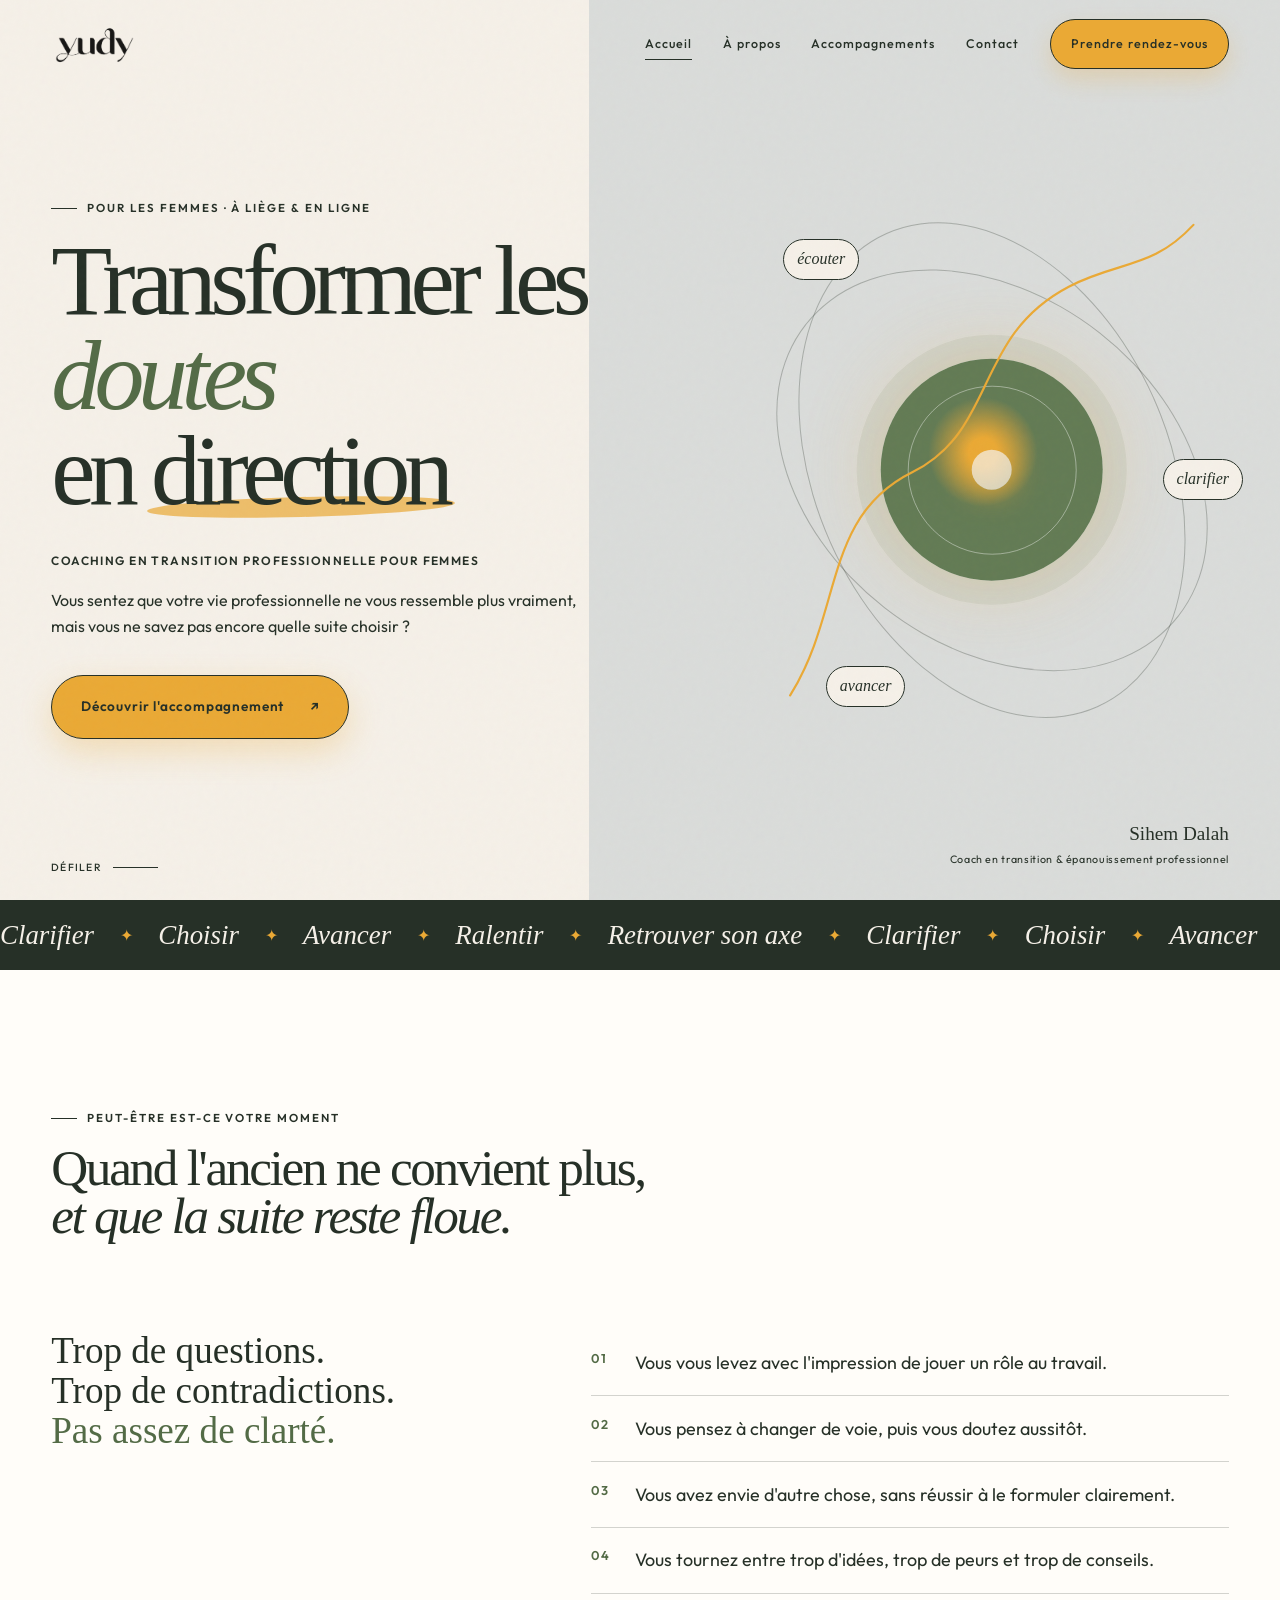
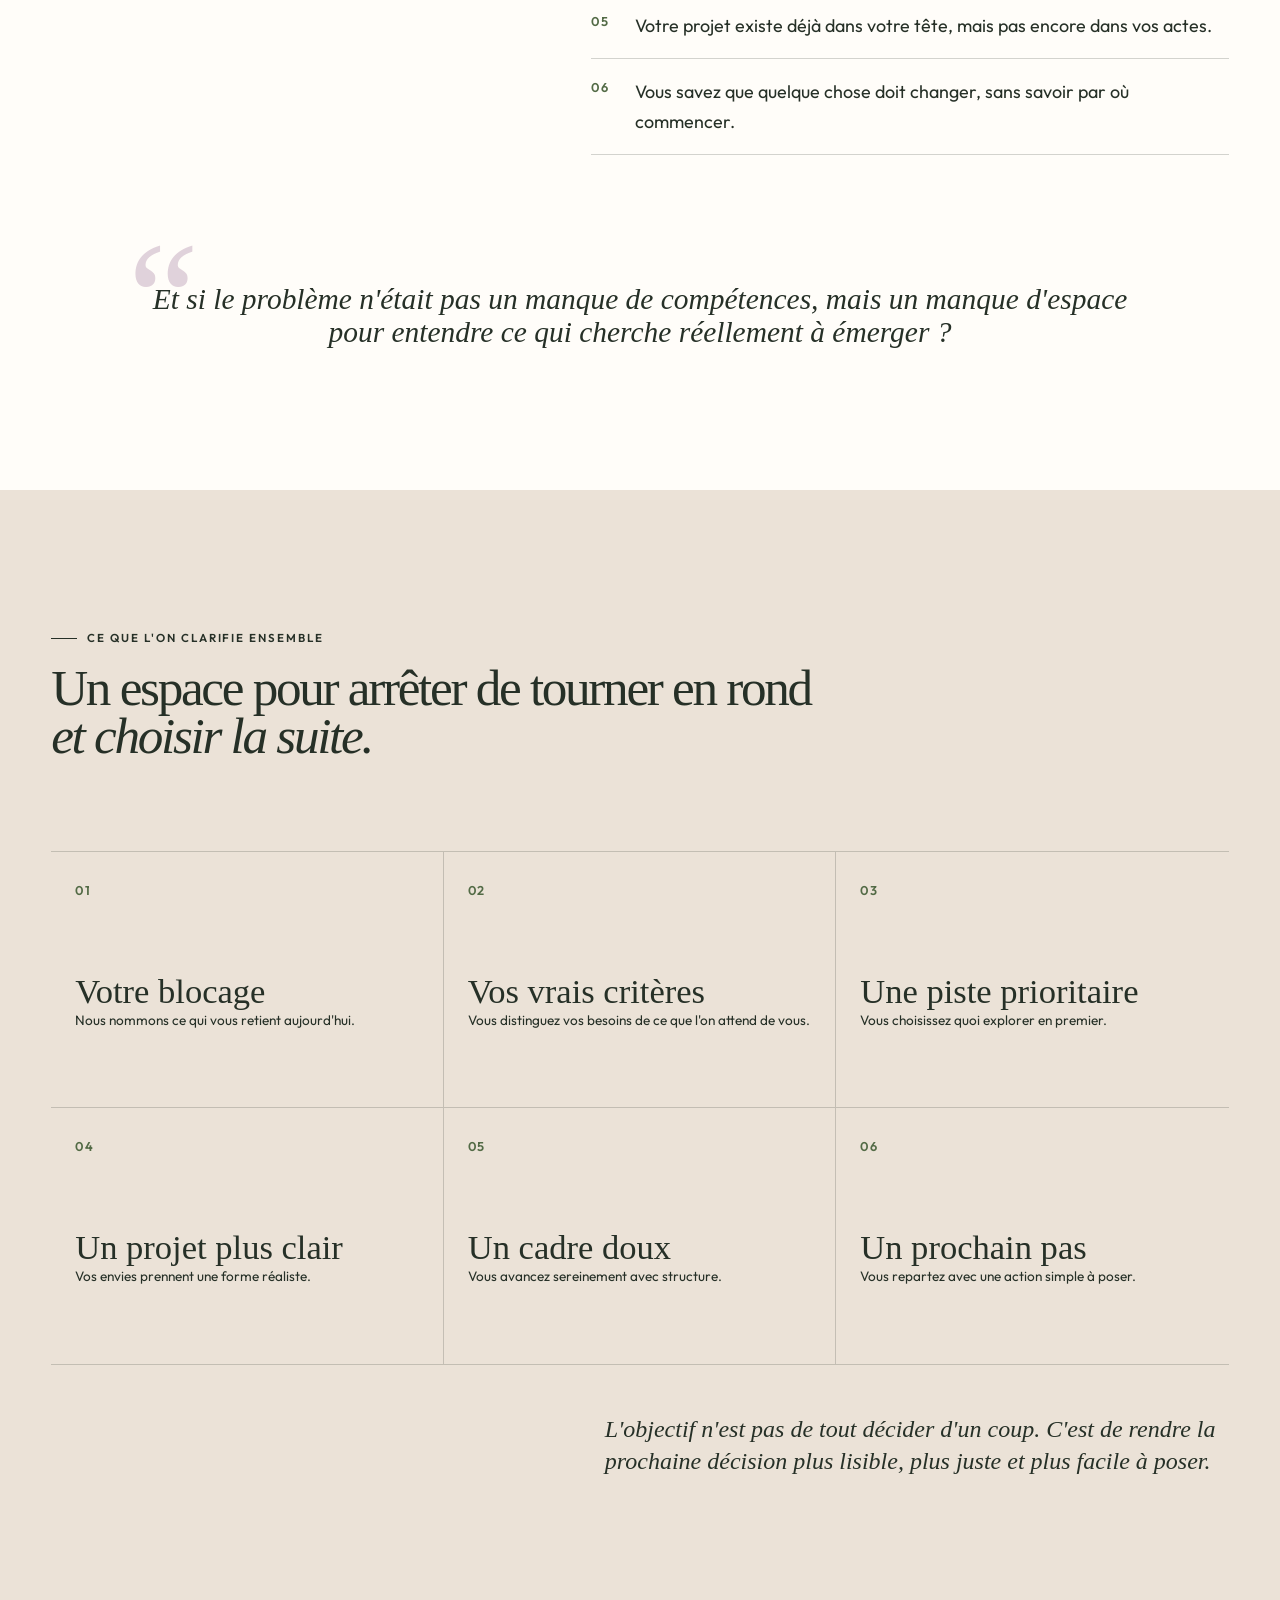
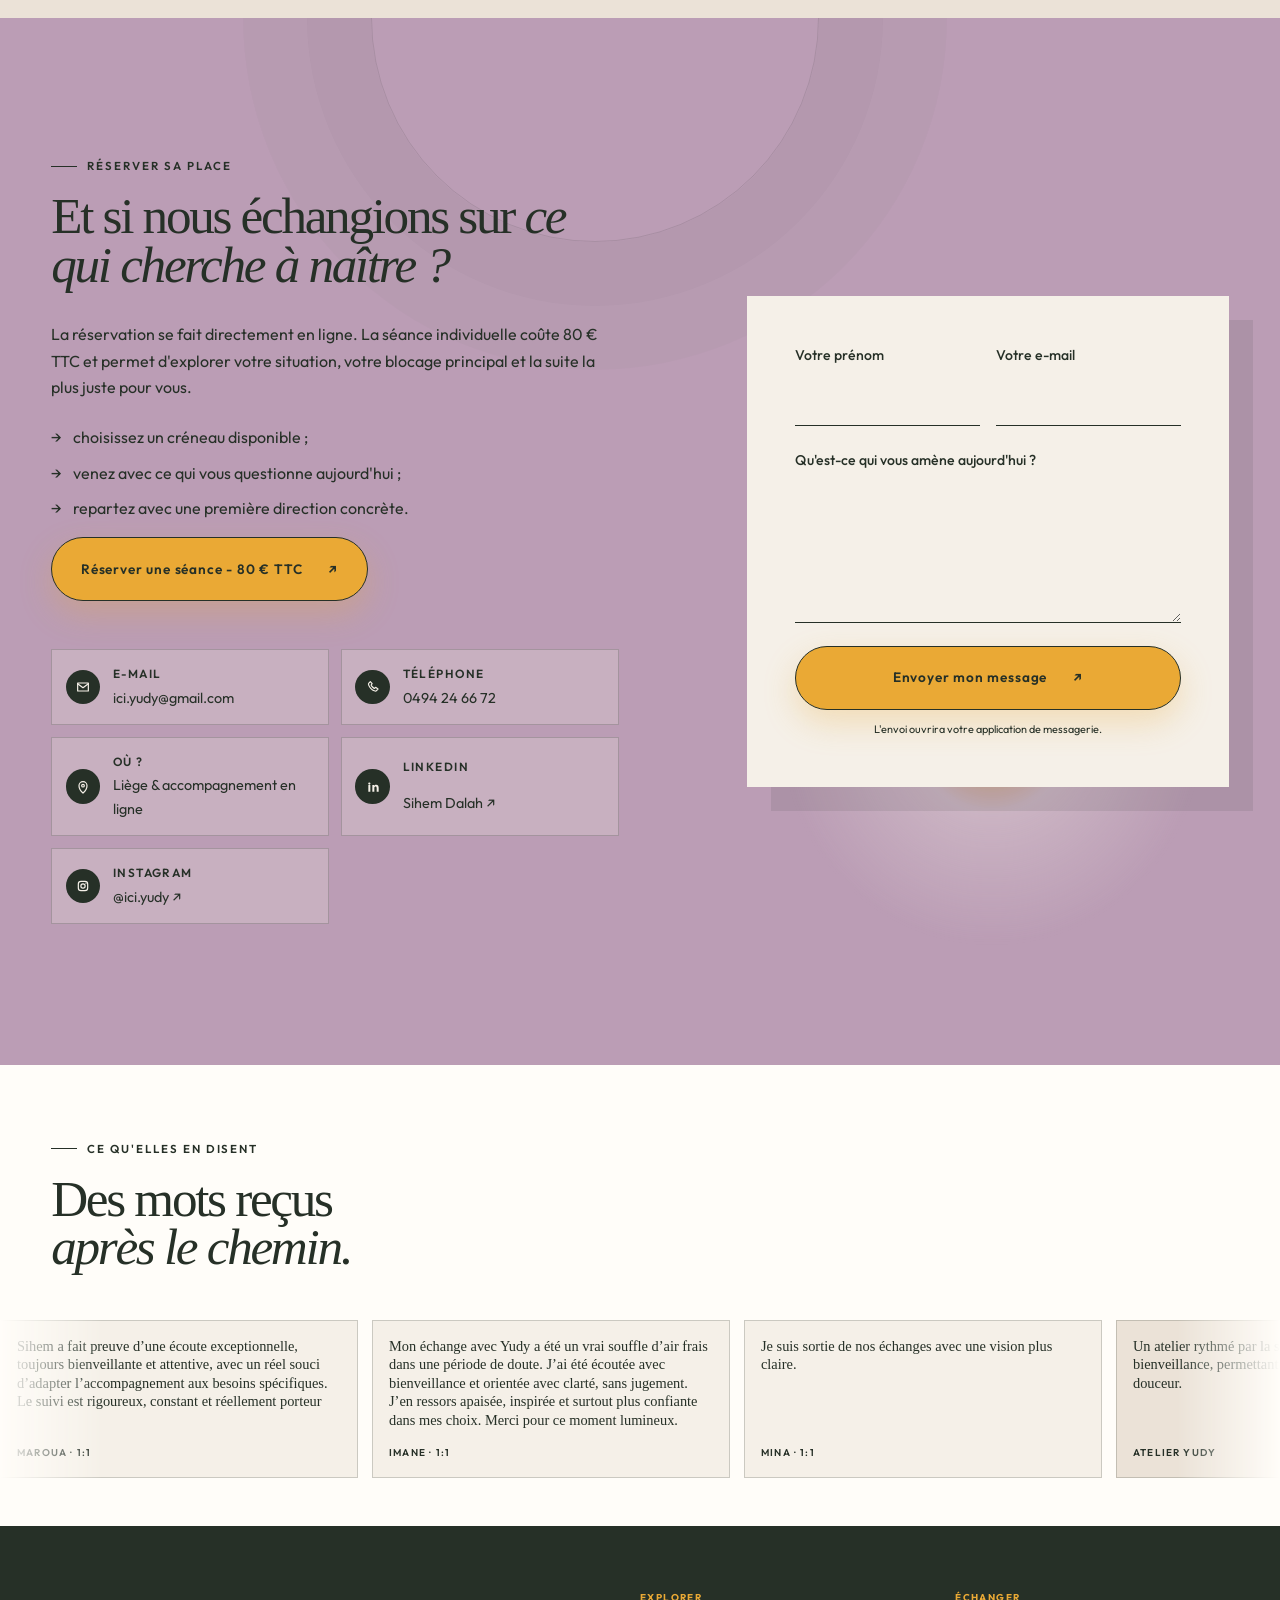
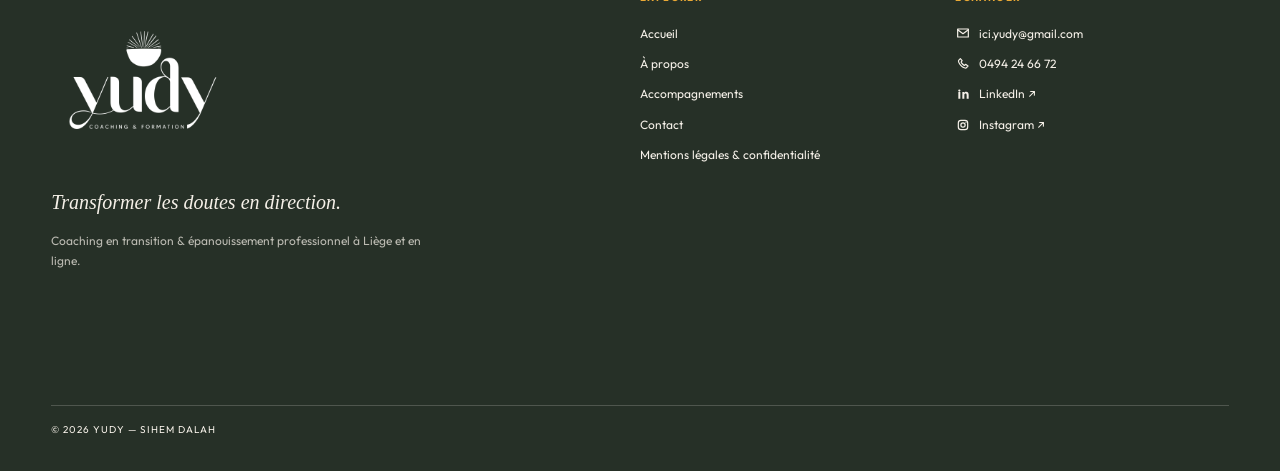
<file: index.html>
<!doctype html>
<html lang="fr">
  <head>
    <meta charset="UTF-8">
    <meta name="viewport" content="width=device-width, initial-scale=1.0">
    <title>YUDY | Coaching en transition professionnelle à Liège</title>
    <meta name="description" content="Coach en transition professionnelle à Liège, Sihem Dalah accompagne les femmes dans leur reconversion, leur recherche de sens et leur création d'activité.">
    <meta name="theme-color" content="#f5f0e8">
    <link rel="canonical" href="https://rchretien.github.io/yudy/">
    <meta property="og:title" content="YUDY | Transformer les doutes en direction">
    <meta property="og:description" content="Coaching en transition et épanouissement professionnel à Liège et en ligne.">
    <meta property="og:type" content="website">
    <meta property="og:url" content="https://rchretien.github.io/yudy/">
    <meta property="og:locale" content="fr_BE">
    <meta property="og:image" content="https://rchretien.github.io/yudy/assets/yudy_soleil.jpg">
    <meta name="twitter:card" content="summary_large_image">
    <meta name="twitter:title" content="YUDY | Coaching en transition professionnelle à Liège">
    <meta name="twitter:description" content="Une première séance avec Sihem Dalah pour clarifier votre direction professionnelle.">
    <meta name="twitter:image" content="https://rchretien.github.io/yudy/assets/yudy_soleil.jpg">
    <link rel="icon" href="assets/yudy-logo-OKsoleilnoir.png" type="image/png">
    <link rel="preconnect" href="https://fonts.googleapis.com">
    <link rel="preconnect" href="https://fonts.gstatic.com" crossorigin>
    <link href="https://fonts.googleapis.com/css2?family=Outfit:wght@300;400;500;600&amp;display=swap" rel="stylesheet">
    <link rel="stylesheet" href="styles.css">
    <script>document.documentElement.classList.add("js");</script>
    <script type="application/ld+json">
      {
        "@context": "https://schema.org",
        "@type": "ProfessionalService",
        "name": "YUDY",
        "url": "https://rchretien.github.io/yudy/",
        "description": "Coaching en transition et épanouissement professionnel",
        "founder": {
          "@type": "Person",
          "name": "Sihem Dalah",
          "jobTitle": "Coach en transition et épanouissement professionnel"
        },
        "address": {
          "@type": "PostalAddress",
          "addressLocality": "Liège",
          "addressCountry": "BE"
        },
        "areaServed": { "@type": "City", "name": "Liège" },
        "serviceType": [
          "Transition professionnelle",
          "Reconversion professionnelle",
          "Création d'activité",
          "Épanouissement professionnel"
        ],
        "email": "ici.yudy@gmail.com",
        "telephone": "+32494246672",
        "makesOffer": {
          "@type": "Offer",
          "name": "Séance de coaching individuel",
          "price": "80",
          "priceCurrency": "EUR",
          "availability": "https://schema.org/InStock",
          "url": "https://calendly.com/ici-yudy/coaching-individuel-formule-brillance"
        },
        "sameAs": [
          "https://www.linkedin.com/in/sihem-dalah-%F0%9F%A7%AD-66666b48/",
          "https://www.instagram.com/ici.yudy/"
        ]
      }
    </script>
  </head>
  <body>
    <svg class="icon-sprite" aria-hidden="true">
      <symbol id="icon-mail" viewBox="0 0 24 24">
        <path d="M4 6h16v12H4z" fill="none" stroke="currentColor" stroke-width="1.8" stroke-linejoin="round"></path>
        <path d="m4 7 8 6 8-6" fill="none" stroke="currentColor" stroke-width="1.8" stroke-linecap="round" stroke-linejoin="round"></path>
      </symbol>
      <symbol id="icon-phone" viewBox="0 0 24 24">
        <path d="M8 4 5.5 6.5c-.8.8.2 4.6 3.5 7.9s7.1 4.3 7.9 3.5L19.5 15l-3.6-2.5-1.6 1.6c-1.2-.5-2.1-1.2-3-2.1s-1.6-1.9-2.1-3L10.7 7z" fill="none" stroke="currentColor" stroke-width="1.8" stroke-linecap="round" stroke-linejoin="round"></path>
      </symbol>
      <symbol id="icon-linkedin" viewBox="0 0 24 24">
        <path d="M5 9h3v10H5zM6.5 5.2a1.7 1.7 0 1 1 0 3.4 1.7 1.7 0 0 1 0-3.4ZM11 9h2.8v1.4c.5-.9 1.5-1.7 3.1-1.7 2.2 0 3.6 1.5 3.6 4.4V19h-3v-5.3c0-1.4-.5-2.3-1.7-2.3-1.1 0-1.8.8-1.8 2.3V19h-3z" fill="currentColor"></path>
      </symbol>
      <symbol id="icon-instagram" viewBox="0 0 24 24">
        <rect x="5" y="5" width="14" height="14" rx="4" fill="none" stroke="currentColor" stroke-width="1.8"></rect>
        <circle cx="12" cy="12" r="3.2" fill="none" stroke="currentColor" stroke-width="1.8"></circle>
        <circle cx="16.4" cy="7.8" r=".9" fill="currentColor"></circle>
      </symbol>
      <symbol id="icon-pin" viewBox="0 0 24 24">
        <path d="M12 21s6-5.4 6-11a6 6 0 0 0-12 0c0 5.6 6 11 6 11Z" fill="none" stroke="currentColor" stroke-width="1.8" stroke-linejoin="round"></path>
        <circle cx="12" cy="10" r="2" fill="none" stroke="currentColor" stroke-width="1.8"></circle>
      </symbol>
    </svg>

    <a class="skip-link" href="#contenu">Aller au contenu</a>

    <header class="site-header" data-header>
      <a class="brand" href="index.html" aria-label="YUDY, accueil">
        <img src="assets/yudu_no_logo.png" alt="" width="1792" height="1024">
      </a>
      <button class="menu-toggle" type="button" aria-expanded="false" aria-controls="navigation">
        <span>Menu</span>
        <span class="menu-icon" aria-hidden="true"></span>
      </button>
      <nav id="navigation" class="main-nav" aria-label="Navigation principale">
        <a class="is-active" href="index.html">Accueil</a>
        <a href="a-propos.html">À propos</a>
        <a href="accompagnements.html">Accompagnements</a>
        <a href="#contact">Contact</a>
        <a class="nav-cta" href="https://calendly.com/ici-yudy/coaching-individuel-formule-brillance" target="_blank" rel="noreferrer">Prendre rendez-vous</a>
        <div class="nav-social" aria-label="Liens directs">
          <a href="mailto:ici.yudy@gmail.com"><svg aria-hidden="true"><use href="#icon-mail"></use></svg>E-mail</a>
          <a href="https://www.instagram.com/ici.yudy/" target="_blank" rel="noreferrer"><svg aria-hidden="true"><use href="#icon-instagram"></use></svg>Instagram</a>
          <a href="https://www.linkedin.com/in/sihem-dalah-%F0%9F%A7%AD-66666b48/" target="_blank" rel="noreferrer"><svg aria-hidden="true"><use href="#icon-linkedin"></use></svg>LinkedIn</a>
        </div>
      </nav>
    </header>

    <a class="button button-primary mobile-booking-cta" href="accompagnements.html">Découvrir l'accompagnement <span aria-hidden="true">↗</span></a>

    <main id="contenu">
      <section id="accueil" class="hero" aria-labelledby="hero-title">
        <div class="hero-copy">
          <p class="eyebrow hero-sequence">Pour les femmes · À Liège &amp; en ligne</p>
          <h1 id="hero-title" class="hero-sequence">
            Transformer les <em>doutes</em><br>
            en <span>direction</span>
          </h1>
          <p class="hero-baseline hero-sequence">Coaching en transition professionnelle pour femmes</p>
          <p class="hero-intro hero-sequence">
            Vous sentez que votre vie professionnelle ne vous ressemble plus vraiment,
            mais vous ne savez pas encore quelle suite choisir ?
          </p>
          <div class="hero-actions hero-sequence">
            <a class="button button-primary" href="accompagnements.html">Découvrir l'accompagnement <span aria-hidden="true">↗</span></a>
          </div>
        </div>

        <div class="hero-visual hero-sequence" data-parallax aria-hidden="true">
          <div class="orbit orbit-one"></div>
          <div class="orbit orbit-two"></div>
          <div class="glow-core"></div>
          <span class="orbit-word word-one">écouter</span>
          <span class="orbit-word word-two">clarifier</span>
          <span class="orbit-word word-three">avancer</span>
          <svg class="hero-line" viewBox="0 0 420 520" fill="none">
            <path d="M24 468C73 390 54 303 137 262C215 223 193 137 281 91C327 67 358 75 396 34" pathLength="1"></path>
          </svg>
        </div>

        <p class="hero-note">Sihem Dalah<br><span>Coach en transition &amp; épanouissement professionnel</span></p>
        <a class="scroll-cue" href="#reconnaissance" aria-label="Continuer la lecture">
          <span>Défiler</span><i aria-hidden="true"></i>
        </a>
      </section>

      <div class="statement-band" aria-hidden="true">
        <div class="statement-track">
          <div class="statement-group">
            <span>Clarifier</span><i>✦</i><span>Choisir</span><i>✦</i><span>Avancer</span><i>✦</i><span>Ralentir</span><i>✦</i><span>Retrouver son axe</span><i>✦</i><span>Clarifier</span><i>✦</i><span>Choisir</span><i>✦</i><span>Avancer</span><i>✦</i><span>Ralentir</span><i>✦</i><span>Retrouver son axe</span><i>✦</i>
          </div>
          <div class="statement-group">
            <span>Clarifier</span><i>✦</i><span>Choisir</span><i>✦</i><span>Avancer</span><i>✦</i><span>Ralentir</span><i>✦</i><span>Retrouver son axe</span><i>✦</i><span>Clarifier</span><i>✦</i><span>Choisir</span><i>✦</i><span>Avancer</span><i>✦</i><span>Ralentir</span><i>✦</i><span>Retrouver son axe</span><i>✦</i>
          </div>
        </div>
      </div>

      <section id="reconnaissance" class="recognition section-pad">
        <div class="section-heading reveal">
          <p class="eyebrow">Peut-être est-ce votre moment</p>
          <h2>Quand l'ancien ne convient plus,<br><em>et que la suite reste floue.</em></h2>
        </div>
        <div class="recognition-grid">
          <p class="recognition-lead reveal">
            Trop de questions.<br>
            Trop de contradictions.<br>
            <strong>Pas assez de clarté.</strong>
          </p>
          <ul class="situation-list reveal">
            <li><span>01</span> Vous vous levez avec l'impression de jouer un rôle au travail.</li>
            <li><span>02</span> Vous pensez à changer de voie, puis vous doutez aussitôt.</li>
            <li><span>03</span> Vous avez envie d'autre chose, sans réussir à le formuler clairement.</li>
            <li><span>04</span> Vous tournez entre trop d'idées, trop de peurs et trop de conseils.</li>
            <li><span>05</span> Votre projet existe déjà dans votre tête, mais pas encore dans vos actes.</li>
            <li><span>06</span> Vous savez que quelque chose doit changer, sans savoir par où commencer.</li>
          </ul>
        </div>
        <blockquote class="turning-point reveal">
          <span aria-hidden="true">“</span>
          Et si le problème n'était pas un manque de compétences, mais un manque
          d'espace pour entendre ce qui cherche réellement à émerger ?
        </blockquote>
      </section>

      <section class="outcomes section-pad" aria-labelledby="outcomes-title">
        <div class="section-heading reveal">
          <p class="eyebrow">Ce que l'on clarifie ensemble</p>
          <h2 id="outcomes-title">Un espace pour arrêter de tourner en rond<br> <em>et choisir la suite.</em></h2>
        </div>
        <ol class="outcome-list">
          <li class="reveal"><span>01</span><strong>Votre blocage</strong><p>Nous nommons ce qui vous retient aujourd'hui.</p></li>
          <li class="reveal"><span>02</span><strong>Vos vrais critères</strong><p>Vous distinguez vos besoins de ce que l'on attend de vous.</p></li>
          <li class="reveal"><span>03</span><strong>Une piste prioritaire</strong><p>Vous choisissez quoi explorer en premier.</p></li>
          <li class="reveal"><span>04</span><strong>Un projet plus clair</strong><p>Vos envies prennent une forme réaliste.</p></li>
          <li class="reveal"><span>05</span><strong>Un cadre doux</strong><p>Vous avancez sereinement avec structure.</p></li>
          <li class="reveal"><span>06</span><strong>Un prochain pas</strong><p>Vous repartez avec une action simple à poser.</p></li>
        </ol>
        <p class="outcomes-note reveal">
          L'objectif n'est pas de tout décider d'un coup. C'est de rendre la prochaine
          décision plus lisible, plus juste et plus facile à poser.
        </p>
      </section>

      <section id="contact" class="contact section-pad">
        <div class="contact-copy reveal">
          <p class="eyebrow">Réserver sa place</p>
          <h2>Et si nous échangions sur <em>ce qui cherche à naître&nbsp;?</em></h2>
          <p>
            La réservation se fait directement en ligne. La séance individuelle coûte 80 € TTC et permet
            d'explorer votre situation, votre blocage principal et la suite la plus juste pour vous.
          </p>
          <ul class="first-call-list">
            <li>choisissez un créneau disponible ;</li>
            <li>venez avec ce qui vous questionne aujourd'hui ;</li>
            <li>repartez avec une première direction concrète.</li>
          </ul>
          <a class="button button-primary contact-booking" href="https://calendly.com/ici-yudy/coaching-individuel-formule-brillance" target="_blank" rel="noreferrer">Réserver une séance - 80 € TTC <span aria-hidden="true">↗</span></a>
          <div class="contact-details">
            <a href="mailto:ici.yudy@gmail.com"><span class="contact-icon" aria-hidden="true"><svg><use href="#icon-mail"></use></svg></span><span class="contact-label">E-mail</span><span class="contact-value">ici.yudy@gmail.com</span></a>
            <a href="tel:+32494246672"><span class="contact-icon" aria-hidden="true"><svg><use href="#icon-phone"></use></svg></span><span class="contact-label">Téléphone</span><span class="contact-value">0494 24 66 72</span></a>
            <p><span class="contact-icon" aria-hidden="true"><svg><use href="#icon-pin"></use></svg></span><span class="contact-label">Où ?</span><span class="contact-value">Liège &amp; accompagnement en ligne</span></p>
            <a href="https://www.linkedin.com/in/sihem-dalah-%F0%9F%A7%AD-66666b48/" target="_blank" rel="noreferrer"><span class="contact-icon" aria-hidden="true"><svg><use href="#icon-linkedin"></use></svg></span><span class="contact-label">LinkedIn</span><span class="contact-value">Sihem Dalah ↗</span></a>
            <a href="https://www.instagram.com/ici.yudy/" target="_blank" rel="noreferrer"><span class="contact-icon" aria-hidden="true"><svg><use href="#icon-instagram"></use></svg></span><span class="contact-label">Instagram</span><span class="contact-value">@ici.yudy ↗</span></a>
          </div>
        </div>
        <form class="contact-form reveal" action="mailto:ici.yudy@gmail.com" method="post" enctype="text/plain">
          <div class="form-row">
            <label>Votre prénom<input type="text" name="prenom" autocomplete="given-name" required></label>
            <label>Votre e-mail<input type="email" name="email" autocomplete="email" required></label>
          </div>
          <label>Qu'est-ce qui vous amène aujourd'hui ?<textarea name="message" rows="5" required></textarea></label>
          <button class="button button-primary" type="submit">Envoyer mon message <span aria-hidden="true">↗</span></button>
          <p class="form-note">L'envoi ouvrira votre application de messagerie.</p>
        </form>
      </section>

      <section class="testimonials section-pad" aria-labelledby="testimonials-title">
        <div class="section-heading reveal">
          <p class="eyebrow">Ce qu'elles en disent</p>
          <h2 id="testimonials-title">Des mots reçus<br><em>après le chemin.</em></h2>
        </div>
        <div class="testimonial-carousel reveal" aria-label="Témoignages clients">
          <div class="testimonial-track">
            <figure class="testimonial-card">
              <blockquote>Sihem a fait preuve d’une écoute exceptionnelle, toujours bienveillante et attentive, avec un réel souci d’adapter l’accompagnement aux besoins spécifiques. Le suivi est rigoureux, constant et réellement porteur</blockquote>
              <figcaption>Maroua · 1:1</figcaption>
            </figure>
            <figure class="testimonial-card">
              <blockquote>Mon échange avec Yudy a été un vrai souffle d’air frais dans une période de doute. J’ai été écoutée avec bienveillance et orientée avec clarté, sans jugement. J’en ressors apaisée, inspirée et surtout plus confiante dans mes choix. Merci pour ce moment lumineux.</blockquote>
              <figcaption>Imane · 1:1</figcaption>
            </figure>
            <figure class="testimonial-card">
              <blockquote>Je suis sortie de nos échanges avec une vision plus claire.</blockquote>
              <figcaption>Mina · 1:1</figcaption>
            </figure>
            <figure class="testimonial-card testimonial-workshop">
              <blockquote>Un atelier rythmé par la sororité, le partage et la bienveillance, permettant à chacune de se révéler en douceur.</blockquote>
              <figcaption>Atelier YUDY</figcaption>
            </figure>
            <figure class="testimonial-card">
              <blockquote>Très bonne expérience avec sihem, elle est à l'écoute, conseils constructifs, personnalisés, clairs et précis. Ton approche est globale : sur le plan personnel, professionnel et spirituel. Merci pour tout !</blockquote>
              <figcaption>Saida · 1:1</figcaption>
            </figure>
            <figure class="testimonial-card" aria-hidden="true">
              <blockquote>Sihem a fait preuve d’une écoute exceptionnelle, toujours bienveillante et attentive, avec un réel souci d’adapter l’accompagnement aux besoins spécifiques. Le suivi est rigoureux, constant et réellement porteur</blockquote>
              <figcaption>Maroua · 1:1</figcaption>
            </figure>
            <figure class="testimonial-card" aria-hidden="true">
              <blockquote>Mon échange avec Yudy a été un vrai souffle d’air frais dans une période de doute. J’ai été écoutée avec bienveillance et orientée avec clarté, sans jugement. J’en ressors apaisée, inspirée et surtout plus confiante dans mes choix. Merci pour ce moment lumineux.</blockquote>
              <figcaption>Imane · 1:1</figcaption>
            </figure>
            <figure class="testimonial-card" aria-hidden="true">
              <blockquote>Je suis sortie de nos échanges avec une vision plus claire.</blockquote>
              <figcaption>Mina · 1:1</figcaption>
            </figure>
            <figure class="testimonial-card testimonial-workshop" aria-hidden="true">
              <blockquote>Un atelier rythmé par la sororité, le partage et la bienveillance, permettant à chacune de se révéler en douceur.</blockquote>
              <figcaption>Atelier YUDY</figcaption>
            </figure>
            <figure class="testimonial-card" aria-hidden="true">
              <blockquote>Très bonne expérience avec sihem, elle est à l'écoute, conseils constructifs, personnalisés, clairs et précis. Ton approche est globale : sur le plan personnel, professionnel et spirituel. Merci pour tout !</blockquote>
              <figcaption>Saida · 1:1</figcaption>
            </figure>
          </div>
        </div>
      </section>
    </main>

    <footer class="site-footer">
      <div class="footer-brand">
        <img src="assets/yudy-logo-OKblanc.png" alt="YUDY, coaching et formation" width="4000" height="4000" loading="lazy" decoding="async">
        <p>Transformer les doutes en direction.</p>
        <span>Coaching en transition &amp; épanouissement professionnel à Liège et en ligne.</span>
      </div>
      <nav class="footer-links" aria-label="Navigation du pied de page">
        <strong>Explorer</strong>
        <a href="index.html">Accueil</a>
        <a href="a-propos.html">À propos</a>
        <a href="accompagnements.html">Accompagnements</a>
        <a href="#contact">Contact</a>
        <a href="legal.html">Mentions légales &amp; confidentialité</a>
      </nav>
      <div class="footer-contact">
        <strong>Échanger</strong>
        <a href="mailto:ici.yudy@gmail.com"><svg aria-hidden="true"><use href="#icon-mail"></use></svg>ici.yudy@gmail.com</a>
        <a href="tel:+32494246672"><svg aria-hidden="true"><use href="#icon-phone"></use></svg>0494 24 66 72</a>
        <a href="https://www.linkedin.com/in/sihem-dalah-%F0%9F%A7%AD-66666b48/" target="_blank" rel="noreferrer"><svg aria-hidden="true"><use href="#icon-linkedin"></use></svg>LinkedIn ↗</a>
        <a href="https://www.instagram.com/ici.yudy/" target="_blank" rel="noreferrer"><svg aria-hidden="true"><use href="#icon-instagram"></use></svg>Instagram ↗</a>
      </div>
      <p class="copyright">© <span data-year></span> YUDY — Sihem Dalah</p>
    </footer>

    <script src="script.js" defer></script>
  </body>
</html>
</file>
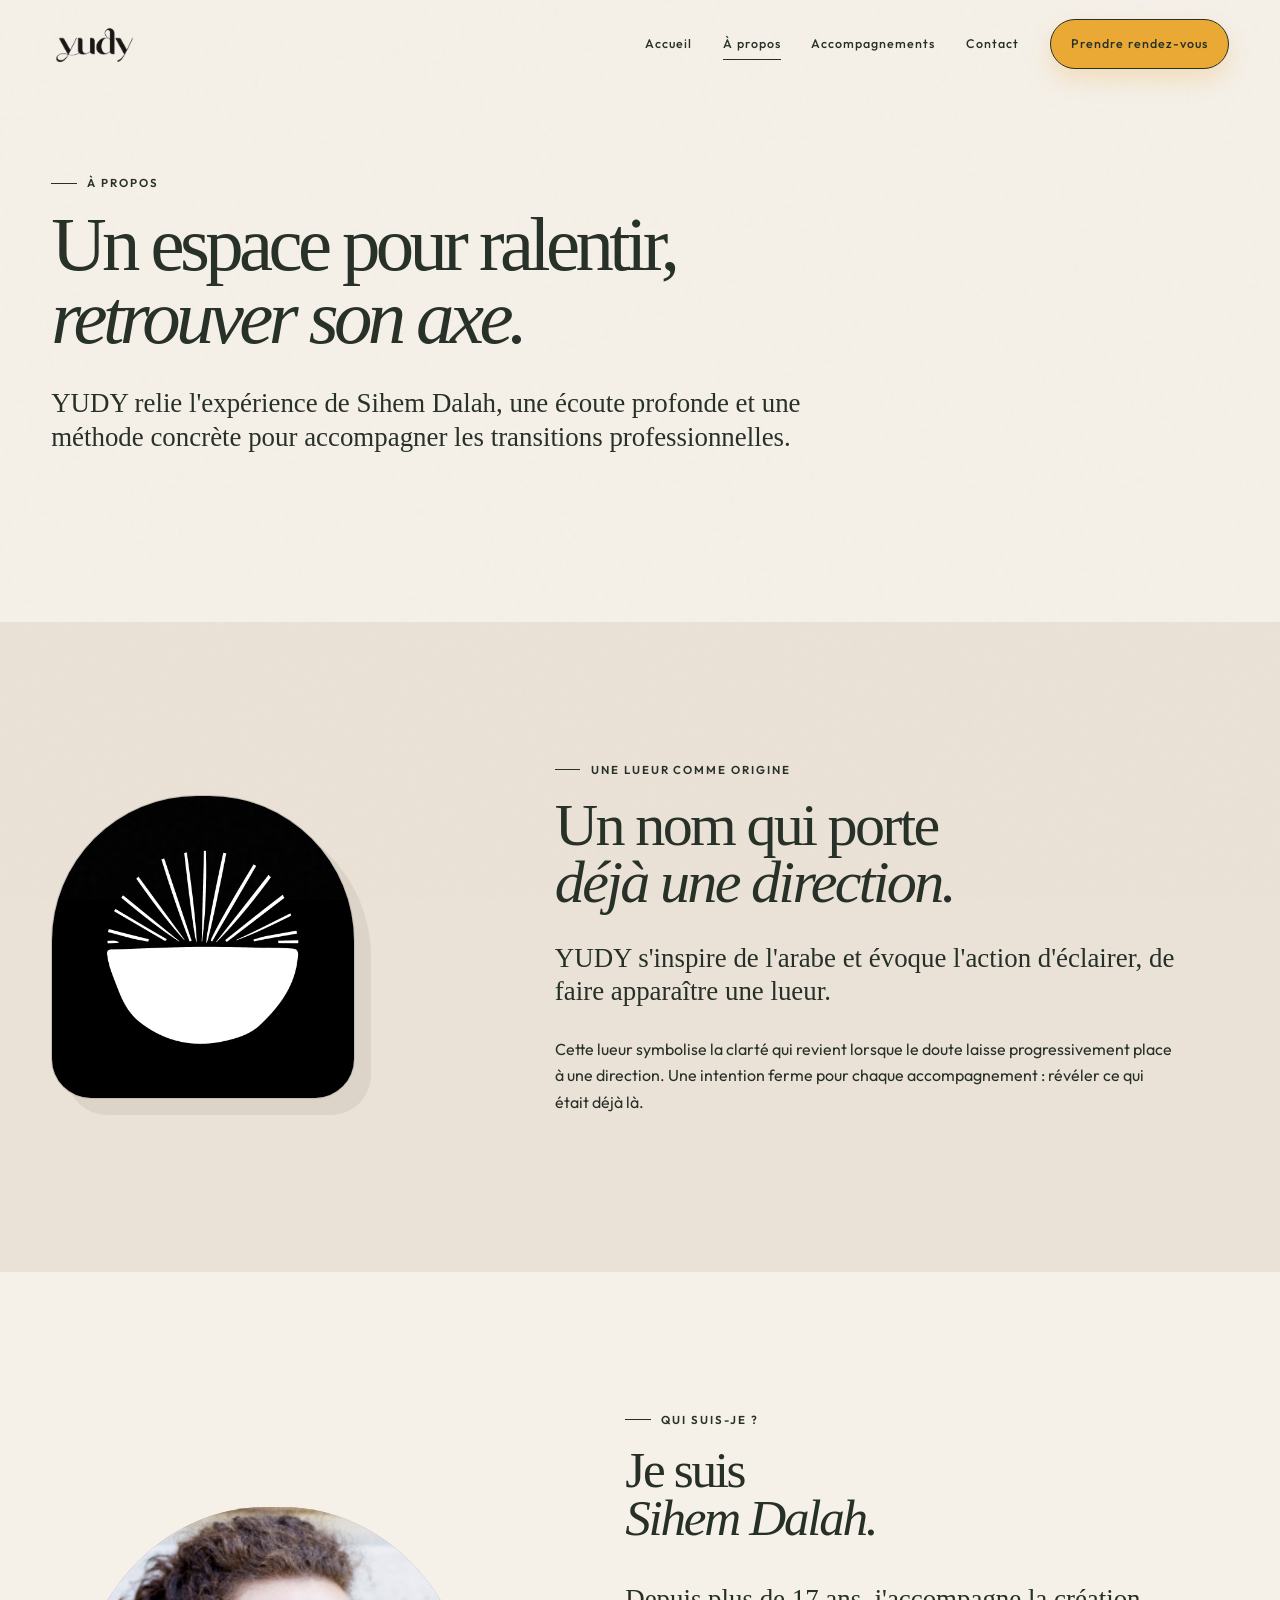
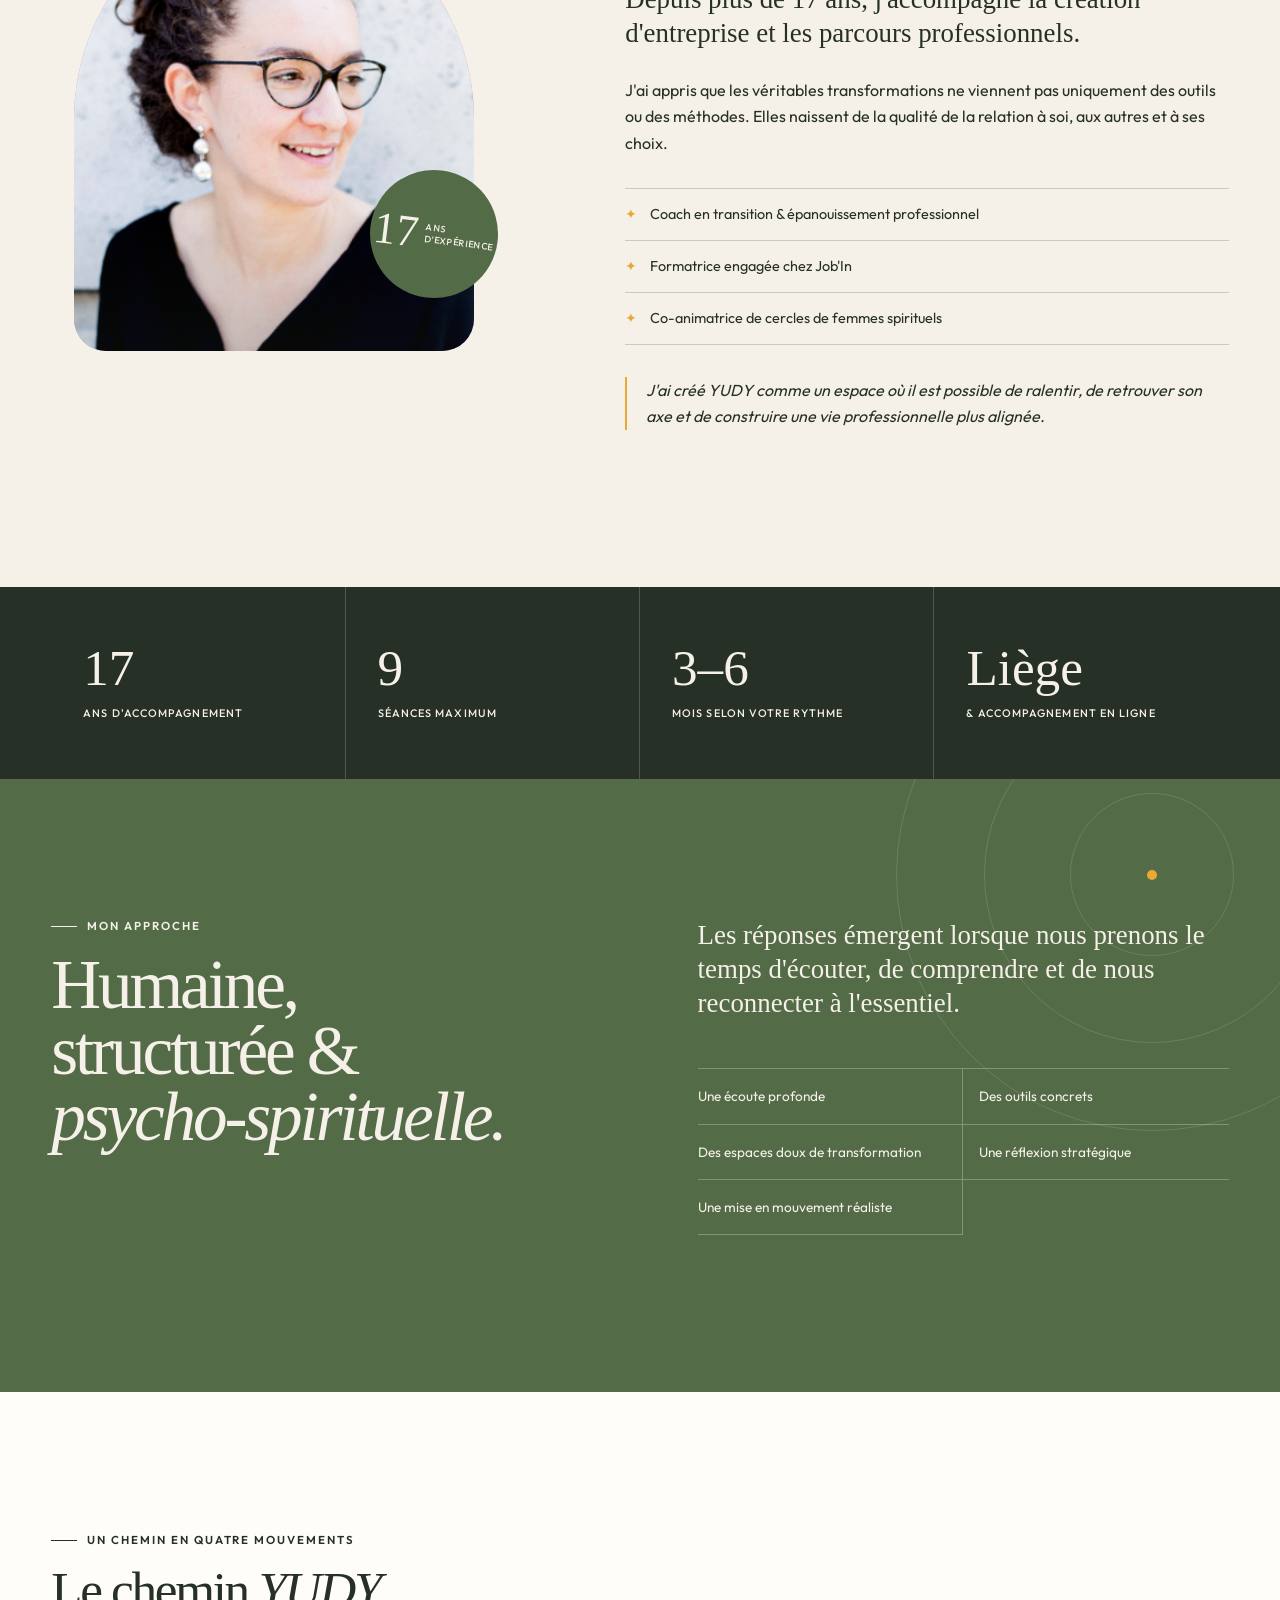
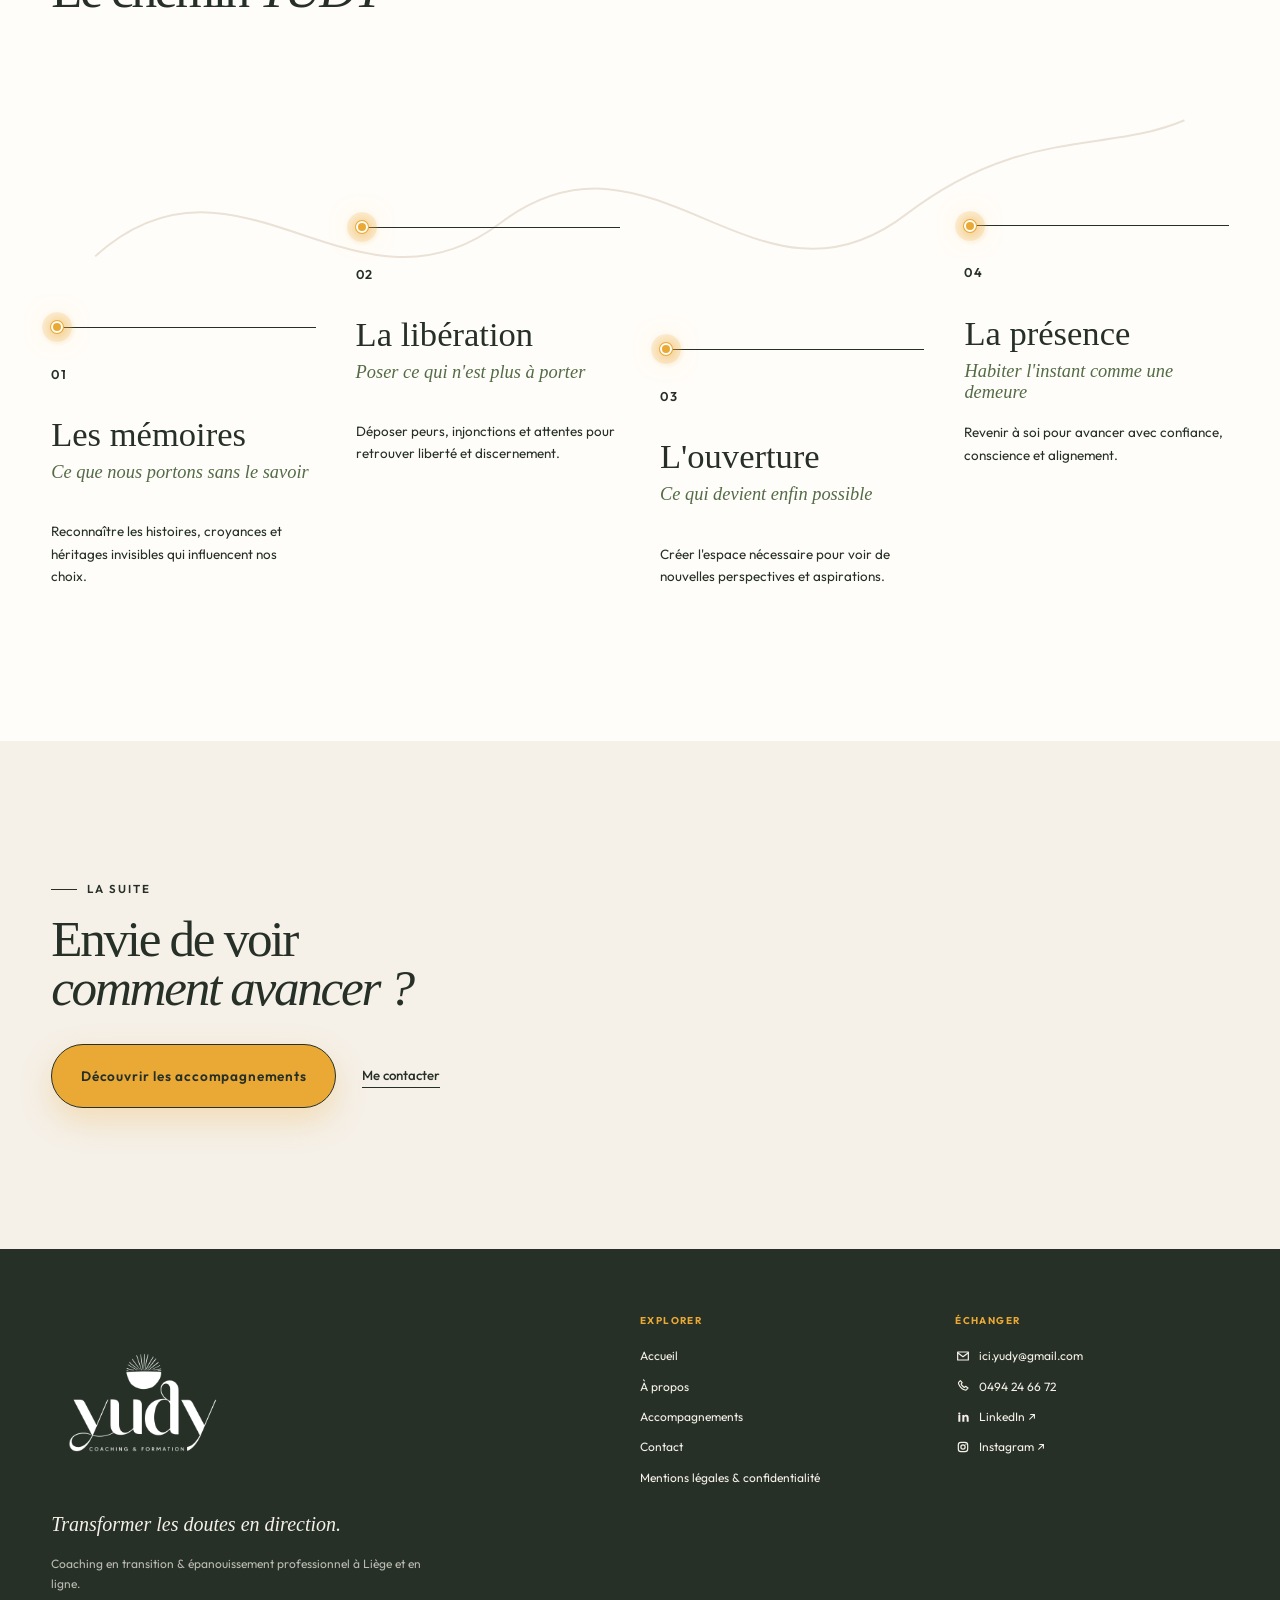
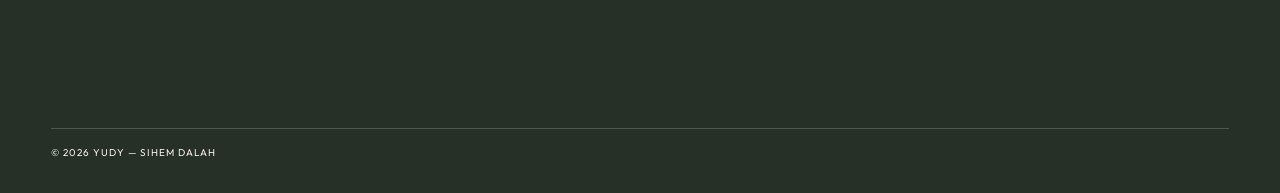
<file: a-propos.html>
<!doctype html>
<html lang="fr">

<head>
  <meta charset="UTF-8">
  <meta name="viewport" content="width=device-width, initial-scale=1.0">
  <title>À propos de Sihem Dalah | YUDY</title>
  <meta name="description"
    content="Découvrez Sihem Dalah, coach en transition professionnelle à Liège, l'origine de YUDY et son approche humaine, structurée et psycho-spirituelle.">
  <meta name="theme-color" content="#f5f0e8">
  <link rel="canonical" href="https://rchretien.github.io/yudy/a-propos.html">
  <meta property="og:title" content="À propos de Sihem Dalah | YUDY">
  <meta property="og:description"
    content="L'histoire de YUDY, l'approche de Sihem Dalah et le chemin d'accompagnement proposé à Liège et en ligne.">
  <meta property="og:type" content="website">
  <meta property="og:url" content="https://rchretien.github.io/yudy/a-propos.html">
  <meta property="og:locale" content="fr_BE">
  <meta property="og:image" content="https://rchretien.github.io/yudy/assets/yudy_soleil.jpg">
  <meta name="twitter:card" content="summary_large_image">
  <meta name="twitter:title" content="À propos de Sihem Dalah | YUDY">
  <meta name="twitter:description"
    content="Une approche de coaching pour ralentir, retrouver son axe et avancer avec clarté.">
  <meta name="twitter:image" content="https://rchretien.github.io/yudy/assets/yudy_soleil.jpg">
  <link rel="icon" href="assets/yudy-logo-OKsoleilnoir.png" type="image/png">
  <link rel="preconnect" href="https://fonts.googleapis.com">
  <link rel="preconnect" href="https://fonts.gstatic.com" crossorigin>
  <link href="https://fonts.googleapis.com/css2?family=Outfit:wght@300;400;500;600&amp;display=swap" rel="stylesheet">
  <link rel="stylesheet" href="styles.css">
  <script>document.documentElement.classList.add("js");</script>
</head>

<body>
  <svg class="icon-sprite" aria-hidden="true">
    <symbol id="icon-mail" viewBox="0 0 24 24">
      <path d="M4 6h16v12H4z" fill="none" stroke="currentColor" stroke-width="1.8" stroke-linejoin="round"></path>
      <path d="m4 7 8 6 8-6" fill="none" stroke="currentColor" stroke-width="1.8" stroke-linecap="round"
        stroke-linejoin="round"></path>
    </symbol>
    <symbol id="icon-phone" viewBox="0 0 24 24">
      <path
        d="M8 4 5.5 6.5c-.8.8.2 4.6 3.5 7.9s7.1 4.3 7.9 3.5L19.5 15l-3.6-2.5-1.6 1.6c-1.2-.5-2.1-1.2-3-2.1s-1.6-1.9-2.1-3L10.7 7z"
        fill="none" stroke="currentColor" stroke-width="1.8" stroke-linecap="round" stroke-linejoin="round"></path>
    </symbol>
    <symbol id="icon-linkedin" viewBox="0 0 24 24">
      <path
        d="M5 9h3v10H5zM6.5 5.2a1.7 1.7 0 1 1 0 3.4 1.7 1.7 0 0 1 0-3.4ZM11 9h2.8v1.4c.5-.9 1.5-1.7 3.1-1.7 2.2 0 3.6 1.5 3.6 4.4V19h-3v-5.3c0-1.4-.5-2.3-1.7-2.3-1.1 0-1.8.8-1.8 2.3V19h-3z"
        fill="currentColor"></path>
    </symbol>
    <symbol id="icon-instagram" viewBox="0 0 24 24">
      <rect x="5" y="5" width="14" height="14" rx="4" fill="none" stroke="currentColor" stroke-width="1.8"></rect>
      <circle cx="12" cy="12" r="3.2" fill="none" stroke="currentColor" stroke-width="1.8"></circle>
      <circle cx="16.4" cy="7.8" r=".9" fill="currentColor"></circle>
    </symbol>
  </svg>

  <a class="skip-link" href="#contenu">Aller au contenu</a>

  <header class="site-header" data-header>
    <a class="brand" href="index.html" aria-label="YUDY, accueil">
      <img src="assets/yudu_no_logo.png" alt="" width="1792" height="1024">
    </a>
    <button class="menu-toggle" type="button" aria-expanded="false" aria-controls="navigation">
      <span>Menu</span>
      <span class="menu-icon" aria-hidden="true"></span>
    </button>
    <nav id="navigation" class="main-nav" aria-label="Navigation principale">
      <a href="index.html">Accueil</a>
      <a class="is-active" href="a-propos.html">À propos</a>
      <a href="accompagnements.html">Accompagnements</a>
      <a href="index.html#contact">Contact</a>
      <a class="nav-cta" href="https://calendly.com/ici-yudy/coaching-individuel-formule-brillance" target="_blank"
        rel="noreferrer">Prendre rendez-vous</a>
      <div class="nav-social" aria-label="Liens directs">
        <a href="mailto:ici.yudy@gmail.com"><svg aria-hidden="true">
            <use href="#icon-mail"></use>
          </svg>E-mail</a>
        <a href="https://www.instagram.com/ici.yudy/" target="_blank" rel="noreferrer"><svg aria-hidden="true">
            <use href="#icon-instagram"></use>
          </svg>Instagram</a>
        <a href="https://www.linkedin.com/in/sihem-dalah-%F0%9F%A7%AD-66666b48/" target="_blank" rel="noreferrer"><svg
            aria-hidden="true">
            <use href="#icon-linkedin"></use>
          </svg>LinkedIn</a>
      </div>
    </nav>
  </header>

  <main id="contenu">
    <section class="page-intro section-pad">
      <p class="eyebrow reveal">À propos</p>
      <h1 class="reveal">Un espace pour ralentir,<br><em>retrouver son axe.</em></h1>
      <p class="lead-copy reveal">YUDY relie l'expérience de Sihem Dalah, une écoute profonde et une méthode concrète
        pour accompagner les transitions professionnelles.</p>
    </section>

    <section class="brand-story section-pad" aria-labelledby="brand-story-title">
      <div class="brand-story-mark reveal" aria-hidden="true">
        <img src="assets/yudy_soleil.jpg" alt="" width="2000" height="2000" loading="lazy" decoding="async">
      </div>
      <div class="brand-story-copy reveal">
        <p class="eyebrow">Une lueur comme origine</p>
        <h2 id="brand-story-title">Un nom qui porte<br><em>déjà une direction.</em></h2>
        <p class="lead-copy">YUDY s'inspire de l'arabe et évoque l'action d'éclairer, de faire apparaître une lueur.</p>
        <p>Cette lueur symbolise la clarté qui revient lorsque le doute laisse progressivement place à une direction.
          Une intention ferme pour chaque accompagnement : révéler ce qui était déjà là.</p>
      </div>
    </section>

    <section class="about section-pad">
      <div class="about-portrait reveal">
        <div class="portrait-frame">
          <img src="assets/sihem.jpeg" alt="Portrait de Sihem Dalah" width="400" height="400" loading="lazy"
            decoding="async">
        </div>
        <div class="experience-seal">
          <strong data-count="17">17</strong>
          <span>ans<br>d'expérience</span>
        </div>
      </div>
      <div class="about-copy reveal">
        <p class="eyebrow">Qui suis-je ?</p>
        <h2>Je suis<br><em>Sihem Dalah.</em></h2>
        <p class="lead-copy">Depuis plus de 17 ans, j'accompagne la création d'entreprise et les parcours
          professionnels.</p>
        <p>J'ai appris que les véritables transformations ne viennent pas uniquement des outils ou des méthodes. Elles
          naissent de la qualité de la relation à soi, aux autres et à ses choix.</p>
        <ul class="role-list">
          <li>Coach en transition &amp; épanouissement professionnel</li>
          <li>Formatrice engagée chez Job'In</li>
          <li>Co-animatrice de cercles de femmes spirituels</li>
        </ul>
        <p class="about-signature">J'ai créé YUDY comme un espace où il est possible de ralentir, de retrouver son axe
          et de construire une vie professionnelle plus alignée.</p>
      </div>
    </section>

    <aside class="proof-band" aria-label="Repères de l'accompagnement">
      <div class="reveal"><strong>17</strong><span>ans d'accompagnement</span></div>
      <div class="reveal"><strong>9</strong><span>séances maximum</span></div>
      <div class="reveal"><strong>3–6</strong><span>mois selon votre rythme</span></div>
      <div class="reveal"><strong>Liège</strong><span>&amp; accompagnement en ligne</span></div>
    </aside>

    <section class="approach section-pad">
      <div class="approach-intro reveal">
        <p class="eyebrow eyebrow-light">Mon approche</p>
        <h2>Humaine,<br>structurée &amp;<br><em>psycho-spirituelle.</em></h2>
      </div>
      <div class="approach-body reveal">
        <p class="lead-copy">Les réponses émergent lorsque nous prenons le temps d'écouter, de comprendre et de nous
          reconnecter à l'essentiel.</p>
        <div class="approach-points">
          <span>Une écoute profonde</span>
          <span>Des outils concrets</span>
          <span>Des espaces doux de transformation</span>
          <span>Une réflexion stratégique</span>
          <span>Une mise en mouvement réaliste</span>
        </div>
      </div>
      <div class="approach-sun" aria-hidden="true"><span></span></div>
    </section>

    <section id="chemin" class="journey section-pad">
      <div class="section-heading reveal">
        <p class="eyebrow">Un chemin en quatre mouvements</p>
        <h2>Le chemin <em>YUDY</em></h2>
      </div>
      <div class="journey-map" data-journey>
        <svg class="journey-line" viewBox="0 0 1200 270" preserveAspectRatio="none" aria-hidden="true">
          <path class="journey-line-base"
            d="M45 167C190 39 309 244 458 134C615 19 718 241 872 125C989 38 1076 65 1155 32"></path>
          <path class="journey-line-progress"
            d="M45 167C190 39 309 244 458 134C615 19 718 241 872 125C989 38 1076 65 1155 32" pathLength="1"></path>
        </svg>
        <article class="journey-step reveal">
          <span class="step-number">01</span>
          <h3>Les mémoires</h3>
          <p class="step-subtitle">Ce que nous portons sans le savoir</p>
          <p>Reconnaître les histoires, croyances et héritages invisibles qui influencent nos choix.</p>
        </article>
        <article class="journey-step reveal">
          <span class="step-number">02</span>
          <h3>La libération</h3>
          <p class="step-subtitle">Poser ce qui n'est plus à porter</p>
          <p>Déposer peurs, injonctions et attentes pour retrouver liberté et discernement.</p>
        </article>
        <article class="journey-step reveal">
          <span class="step-number">03</span>
          <h3>L'ouverture</h3>
          <p class="step-subtitle">Ce qui devient enfin possible</p>
          <p>Créer l'espace nécessaire pour voir de nouvelles perspectives et aspirations.</p>
        </article>
        <article class="journey-step reveal">
          <span class="step-number">04</span>
          <h3>La présence</h3>
          <p class="step-subtitle">Habiter l'instant comme une demeure</p>
          <p>Revenir à soi pour avancer avec confiance, conscience et alignement.</p>
        </article>
      </div>
    </section>

    <section class="closing-cta section-pad">
      <p class="eyebrow reveal">La suite</p>
      <h2 class="reveal">Envie de voir<br><em>comment avancer ?</em></h2>
      <div class="hero-actions reveal">
        <a class="button button-primary" href="accompagnements.html">Découvrir les accompagnements</a>
        <a class="text-link" href="index.html#contact">Me contacter</a>
      </div>
    </section>
  </main>

  <footer class="site-footer">
    <div class="footer-brand">
      <img src="assets/yudy-logo-OKblanc.png" alt="YUDY, coaching et formation" width="4000" height="4000"
        loading="lazy" decoding="async">
      <p>Transformer les doutes en direction.</p>
      <span>Coaching en transition &amp; épanouissement professionnel à Liège et en ligne.</span>
    </div>
    <nav class="footer-links" aria-label="Navigation du pied de page">
      <strong>Explorer</strong>
      <a href="index.html">Accueil</a>
      <a href="a-propos.html">À propos</a>
      <a href="accompagnements.html">Accompagnements</a>
      <a href="index.html#contact">Contact</a>
      <a href="legal.html">Mentions légales &amp; confidentialité</a>
    </nav>
    <div class="footer-contact">
      <strong>Échanger</strong>
      <a href="mailto:ici.yudy@gmail.com"><svg aria-hidden="true">
          <use href="#icon-mail"></use>
        </svg>ici.yudy@gmail.com</a>
      <a href="tel:+32494246672"><svg aria-hidden="true">
          <use href="#icon-phone"></use>
        </svg>0494 24 66 72</a>
      <a href="https://www.linkedin.com/in/sihem-dalah-%F0%9F%A7%AD-66666b48/" target="_blank" rel="noreferrer"><svg
          aria-hidden="true">
          <use href="#icon-linkedin"></use>
        </svg>LinkedIn ↗</a>
      <a href="https://www.instagram.com/ici.yudy/" target="_blank" rel="noreferrer"><svg aria-hidden="true">
          <use href="#icon-instagram"></use>
        </svg>Instagram ↗</a>
    </div>
    <p class="copyright">© <span data-year></span> YUDY — Sihem Dalah</p>
  </footer>

  <script src="script.js" defer></script>
</body>

</html>
</file>
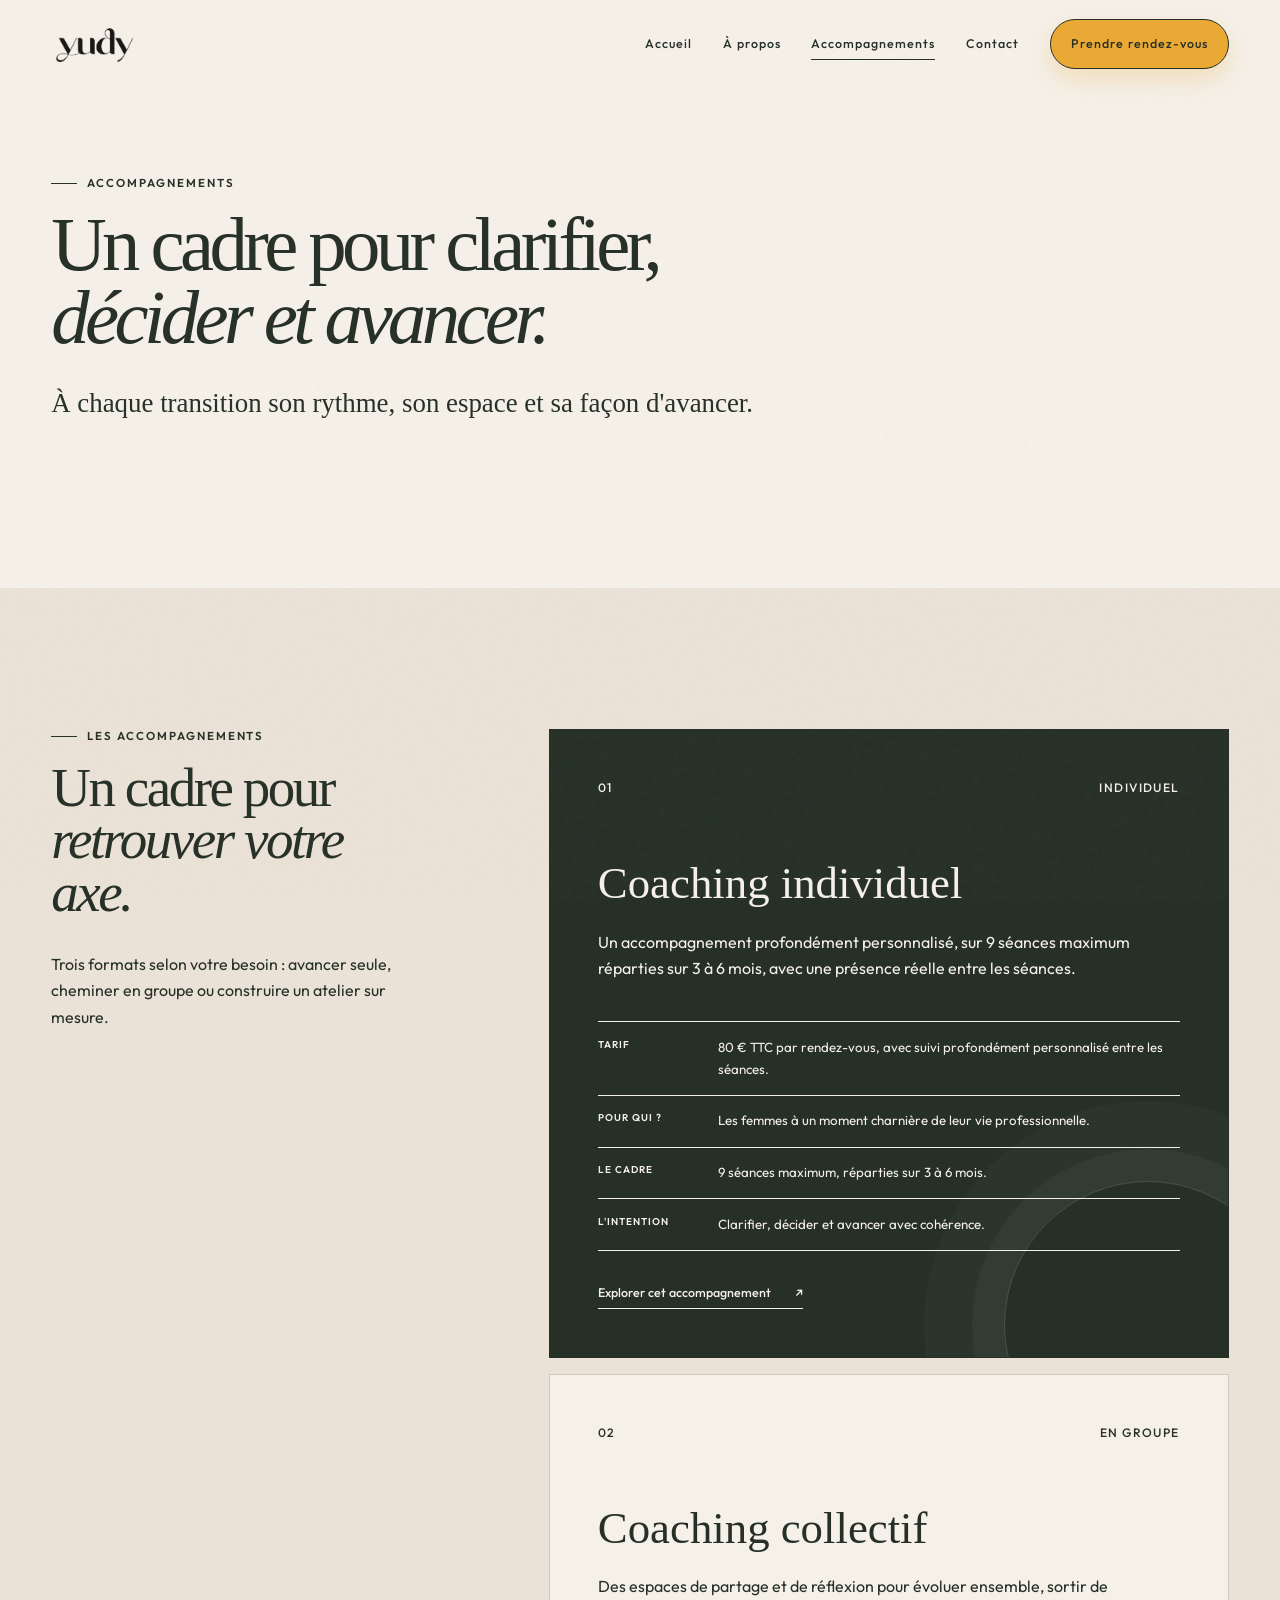
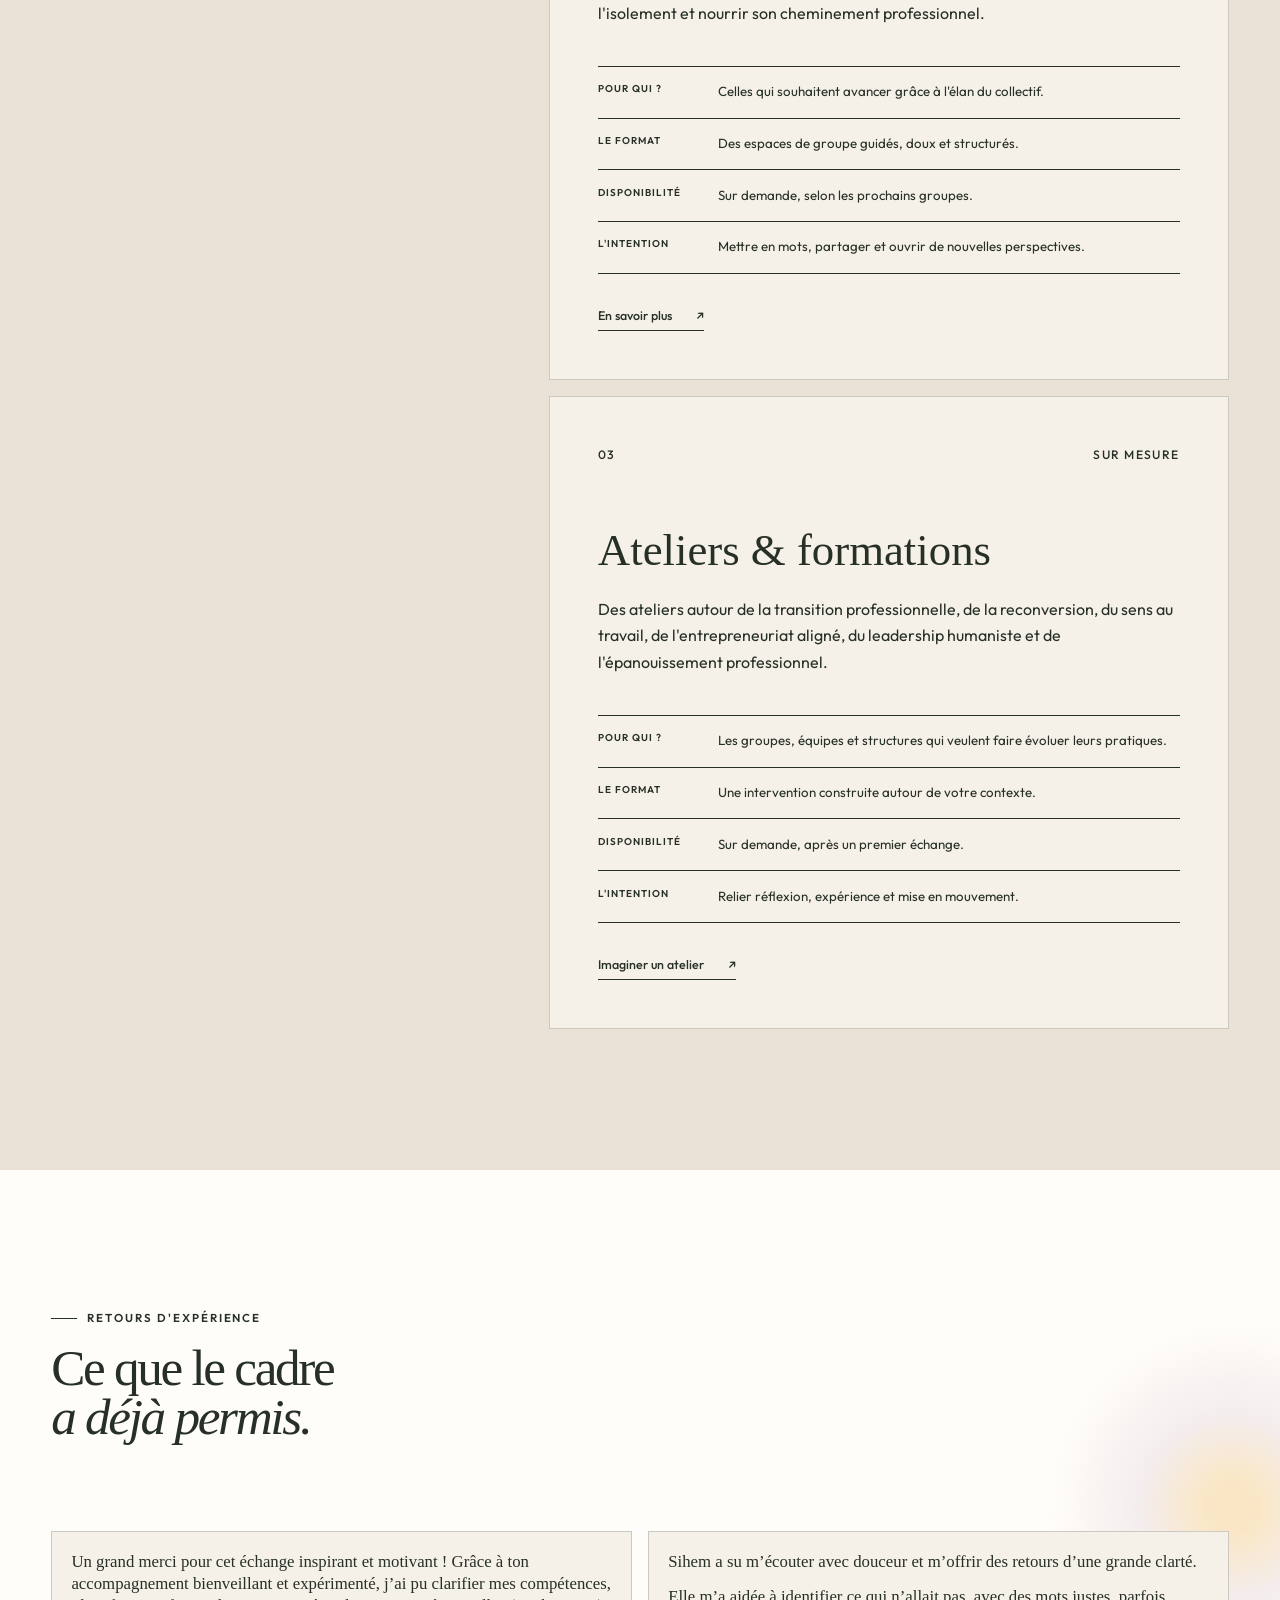
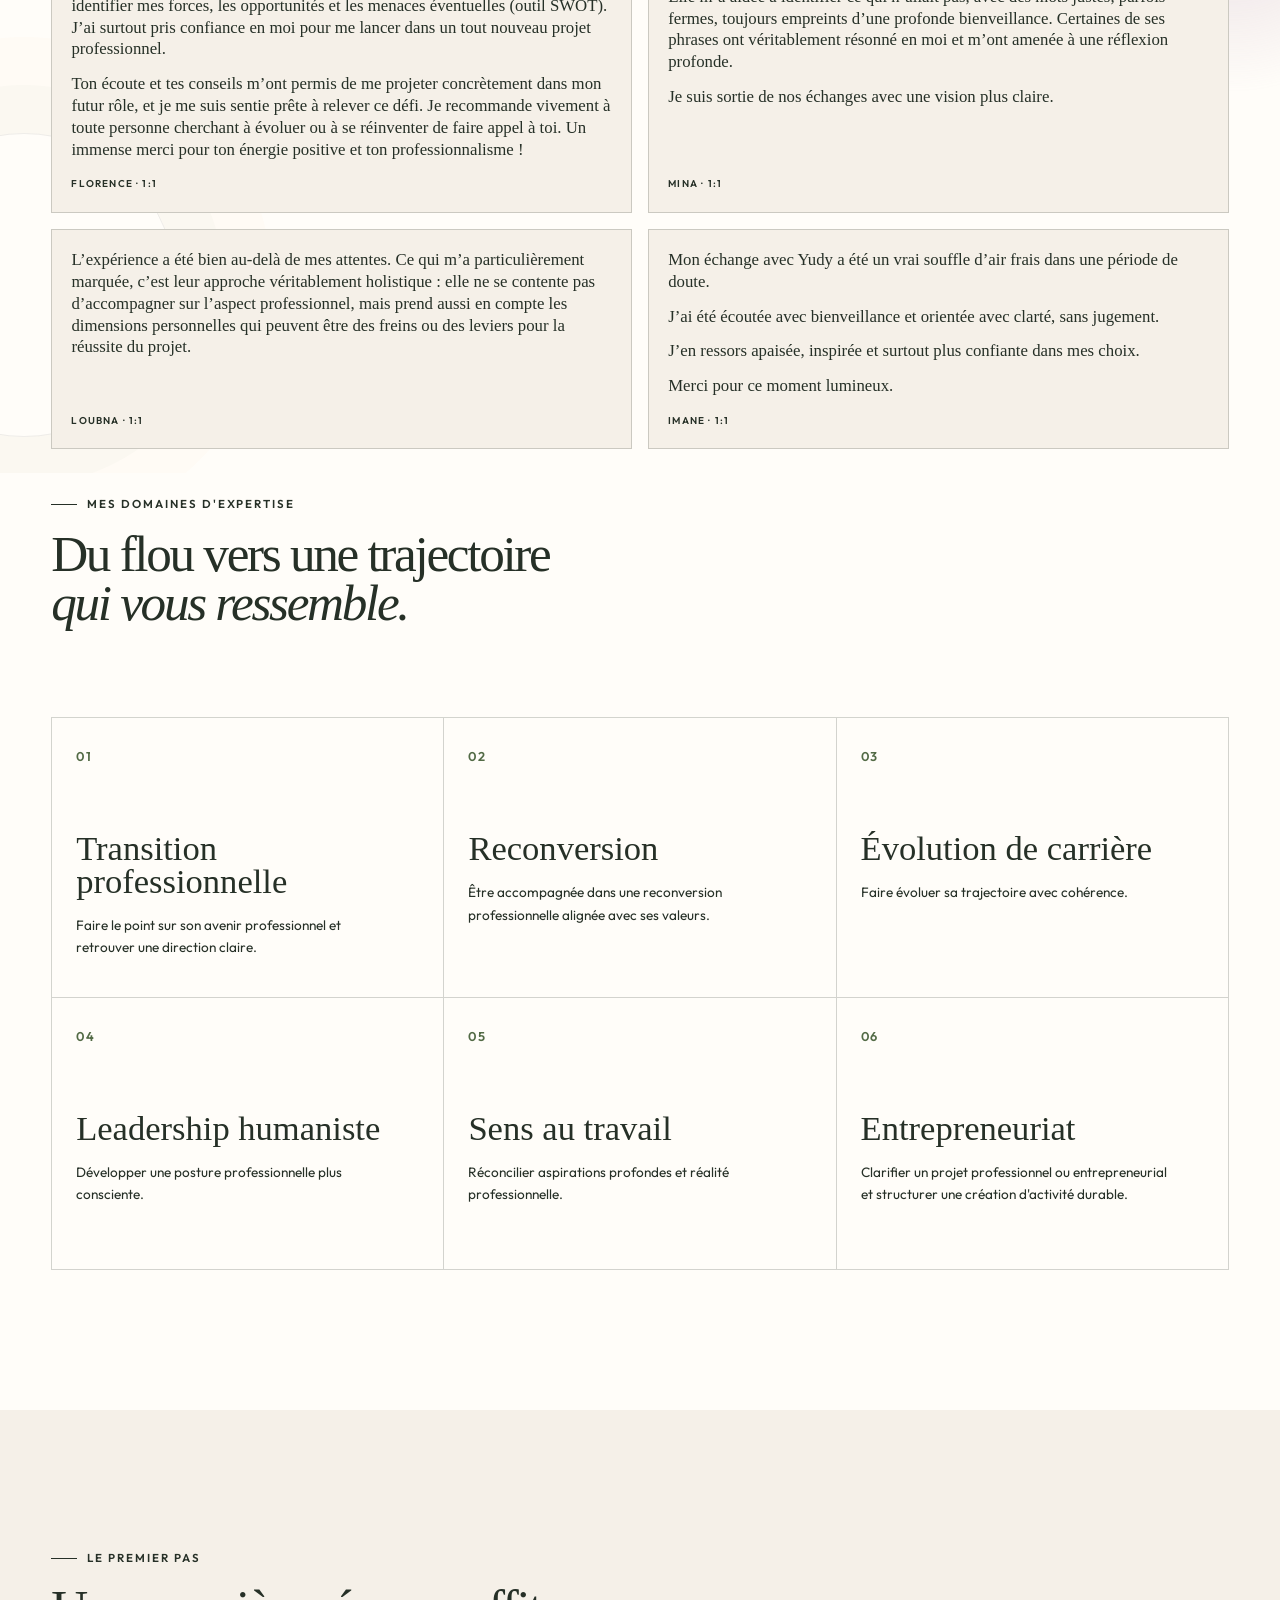
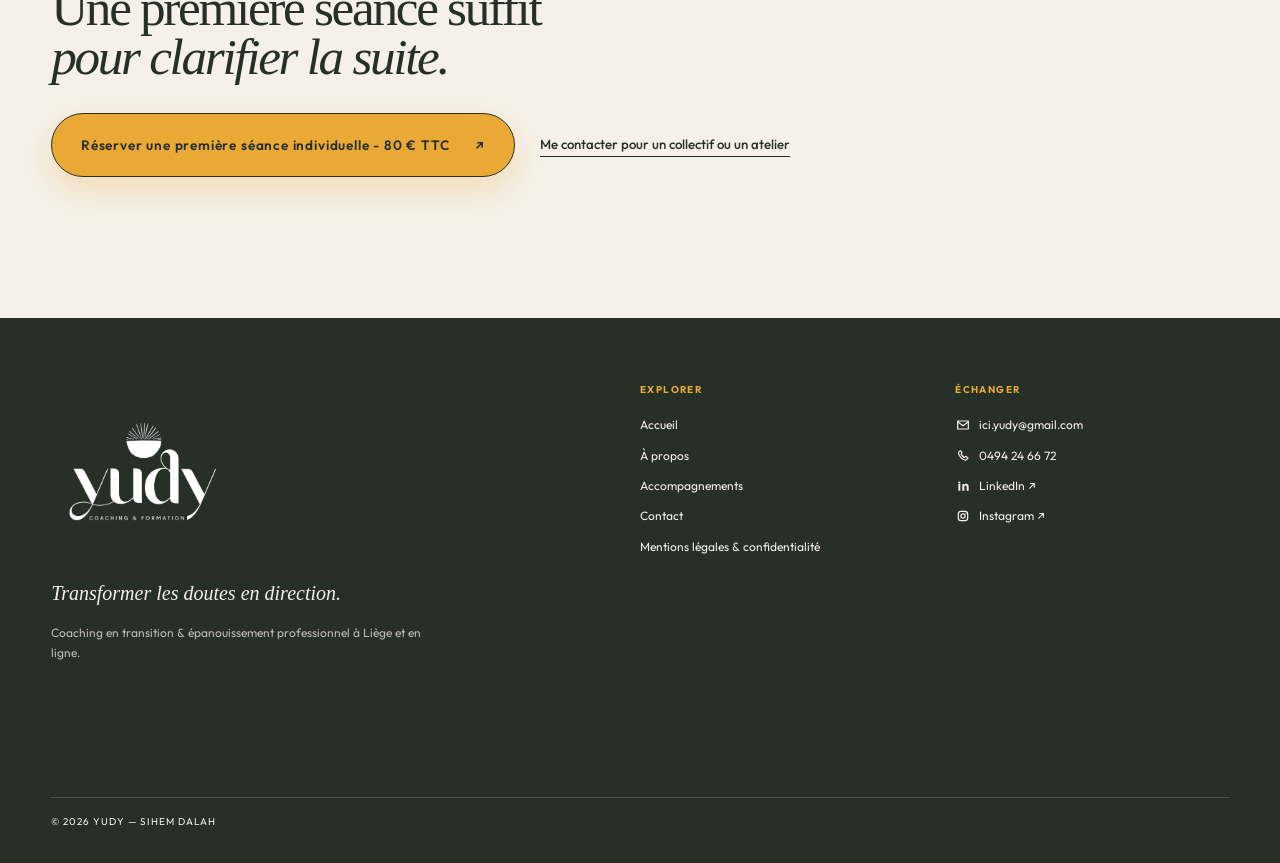
<file: accompagnements.html>
<!doctype html>
<html lang="fr">

<head>
  <meta charset="UTF-8">
  <meta name="viewport" content="width=device-width, initial-scale=1.0">
  <title>Accompagnements | YUDY</title>
  <meta name="description"
    content="Coaching individuel, coaching collectif, ateliers et formations avec YUDY pour les transitions professionnelles, la reconversion et l'épanouissement professionnel.">
  <meta name="theme-color" content="#f5f0e8">
  <link rel="canonical" href="https://rchretien.github.io/yudy/accompagnements.html">
  <meta property="og:title" content="Accompagnements | YUDY">
  <meta property="og:description"
    content="Découvrez les accompagnements YUDY : coaching individuel, collectif, ateliers et formations à Liège et en ligne.">
  <meta property="og:type" content="website">
  <meta property="og:url" content="https://rchretien.github.io/yudy/accompagnements.html">
  <meta property="og:locale" content="fr_BE">
  <meta property="og:image" content="https://rchretien.github.io/yudy/assets/yudy_soleil.jpg">
  <meta name="twitter:card" content="summary_large_image">
  <meta name="twitter:title" content="Accompagnements | YUDY">
  <meta name="twitter:description"
    content="Un cadre pour clarifier, décider et avancer avec cohérence dans votre vie professionnelle.">
  <meta name="twitter:image" content="https://rchretien.github.io/yudy/assets/yudy_soleil.jpg">
  <link rel="icon" href="assets/yudy-logo-OKsoleilnoir.png" type="image/png">
  <link rel="preconnect" href="https://fonts.googleapis.com">
  <link rel="preconnect" href="https://fonts.gstatic.com" crossorigin>
  <link href="https://fonts.googleapis.com/css2?family=Outfit:wght@300;400;500;600&amp;display=swap" rel="stylesheet">
  <link rel="stylesheet" href="styles.css">
  <script>document.documentElement.classList.add("js");</script>
</head>

<body>
  <svg class="icon-sprite" aria-hidden="true">
    <symbol id="icon-mail" viewBox="0 0 24 24">
      <path d="M4 6h16v12H4z" fill="none" stroke="currentColor" stroke-width="1.8" stroke-linejoin="round"></path>
      <path d="m4 7 8 6 8-6" fill="none" stroke="currentColor" stroke-width="1.8" stroke-linecap="round"
        stroke-linejoin="round"></path>
    </symbol>
    <symbol id="icon-phone" viewBox="0 0 24 24">
      <path
        d="M8 4 5.5 6.5c-.8.8.2 4.6 3.5 7.9s7.1 4.3 7.9 3.5L19.5 15l-3.6-2.5-1.6 1.6c-1.2-.5-2.1-1.2-3-2.1s-1.6-1.9-2.1-3L10.7 7z"
        fill="none" stroke="currentColor" stroke-width="1.8" stroke-linecap="round" stroke-linejoin="round"></path>
    </symbol>
    <symbol id="icon-linkedin" viewBox="0 0 24 24">
      <path
        d="M5 9h3v10H5zM6.5 5.2a1.7 1.7 0 1 1 0 3.4 1.7 1.7 0 0 1 0-3.4ZM11 9h2.8v1.4c.5-.9 1.5-1.7 3.1-1.7 2.2 0 3.6 1.5 3.6 4.4V19h-3v-5.3c0-1.4-.5-2.3-1.7-2.3-1.1 0-1.8.8-1.8 2.3V19h-3z"
        fill="currentColor"></path>
    </symbol>
    <symbol id="icon-instagram" viewBox="0 0 24 24">
      <rect x="5" y="5" width="14" height="14" rx="4" fill="none" stroke="currentColor" stroke-width="1.8"></rect>
      <circle cx="12" cy="12" r="3.2" fill="none" stroke="currentColor" stroke-width="1.8"></circle>
      <circle cx="16.4" cy="7.8" r=".9" fill="currentColor"></circle>
    </symbol>
  </svg>

  <a class="skip-link" href="#contenu">Aller au contenu</a>

  <header class="site-header" data-header>
    <a class="brand" href="index.html" aria-label="YUDY, accueil">
      <img src="assets/yudu_no_logo.png" alt="" width="1792" height="1024">
    </a>
    <button class="menu-toggle" type="button" aria-expanded="false" aria-controls="navigation">
      <span>Menu</span>
      <span class="menu-icon" aria-hidden="true"></span>
    </button>
    <nav id="navigation" class="main-nav" aria-label="Navigation principale">
      <a href="index.html">Accueil</a>
      <a href="a-propos.html">À propos</a>
      <a class="is-active" href="accompagnements.html">Accompagnements</a>
      <a href="index.html#contact">Contact</a>
      <a class="nav-cta" href="https://calendly.com/ici-yudy/coaching-individuel-formule-brillance" target="_blank"
        rel="noreferrer">Prendre rendez-vous</a>
      <div class="nav-social" aria-label="Liens directs">
        <a href="mailto:ici.yudy@gmail.com"><svg aria-hidden="true">
            <use href="#icon-mail"></use>
          </svg>E-mail</a>
        <a href="https://www.instagram.com/ici.yudy/" target="_blank" rel="noreferrer"><svg aria-hidden="true">
            <use href="#icon-instagram"></use>
          </svg>Instagram</a>
        <a href="https://www.linkedin.com/in/sihem-dalah-%F0%9F%A7%AD-66666b48/" target="_blank" rel="noreferrer"><svg
            aria-hidden="true">
            <use href="#icon-linkedin"></use>
          </svg>LinkedIn</a>
      </div>
    </nav>
  </header>

  <main id="contenu">
    <section class="page-intro section-pad">
      <p class="eyebrow reveal">Accompagnements</p>
      <h1 class="reveal">Un cadre pour clarifier,<br><em>décider et avancer.</em></h1>
      <p class="lead-copy reveal">À chaque transition son rythme, son espace et sa façon d'avancer.</p>
    </section>

    <section id="accompagnements" class="services section-pad">
      <div class="services-heading reveal">
        <p class="eyebrow">Les accompagnements</p>
        <h2>Un cadre pour<br><em>retrouver votre axe.</em></h2>
        <p>Trois formats selon votre besoin : avancer seule, cheminer en groupe ou construire un atelier sur mesure.</p>
      </div>
      <div class="service-list">
        <article class="service-card service-featured reveal">
          <div class="service-topline"><span>01</span><span>Individuel</span></div>
          <h3>Coaching individuel</h3>
          <p>Un accompagnement profondément personnalisé, sur 9 séances maximum réparties sur 3 à 6 mois, avec une
            présence réelle entre les séances.</p>
          <dl class="service-details">
            <div>
              <dt>Tarif</dt>
              <dd>80 € TTC par rendez-vous, avec suivi profondément personnalisé entre les séances.</dd>
            </div>
            <div>
              <dt>Pour qui ?</dt>
              <dd>Les femmes à un moment charnière de leur vie professionnelle.</dd>
            </div>
            <div>
              <dt>Le cadre</dt>
              <dd>9 séances maximum, réparties sur 3 à 6 mois.</dd>
            </div>
            <div>
              <dt>L'intention</dt>
              <dd>Clarifier, décider et avancer avec cohérence.</dd>
            </div>
          </dl>
          <a href="index.html#contact">Explorer cet accompagnement <span aria-hidden="true">↗</span></a>
        </article>
        <article class="service-card reveal">
          <div class="service-topline"><span>02</span><span>En groupe</span></div>
          <h3>Coaching collectif</h3>
          <p>Des espaces de partage et de réflexion pour évoluer ensemble, sortir de l'isolement et nourrir son
            cheminement professionnel.</p>
          <dl class="service-details">
            <div>
              <dt>Pour qui ?</dt>
              <dd>Celles qui souhaitent avancer grâce à l'élan du collectif.</dd>
            </div>
            <div>
              <dt>Le format</dt>
              <dd>Des espaces de groupe guidés, doux et structurés.</dd>
            </div>
            <div>
              <dt>Disponibilité</dt>
              <dd>Sur demande, selon les prochains groupes.</dd>
            </div>
            <div>
              <dt>L'intention</dt>
              <dd>Mettre en mots, partager et ouvrir de nouvelles perspectives.</dd>
            </div>
          </dl>
          <a href="index.html#contact">En savoir plus <span aria-hidden="true">↗</span></a>
        </article>
        <article class="service-card reveal">
          <div class="service-topline"><span>03</span><span>Sur mesure</span></div>
          <h3>Ateliers &amp; formations</h3>
          <p>Des ateliers autour de la transition professionnelle, de la reconversion, du sens au travail, de
            l'entrepreneuriat aligné, du leadership humaniste et de l'épanouissement professionnel.</p>
          <dl class="service-details">
            <div>
              <dt>Pour qui ?</dt>
              <dd>Les groupes, équipes et structures qui veulent faire évoluer leurs pratiques.</dd>
            </div>
            <div>
              <dt>Le format</dt>
              <dd>Une intervention construite autour de votre contexte.</dd>
            </div>
            <div>
              <dt>Disponibilité</dt>
              <dd>Sur demande, après un premier échange.</dd>
            </div>
            <div>
              <dt>L'intention</dt>
              <dd>Relier réflexion, expérience et mise en mouvement.</dd>
            </div>
          </dl>
          <a href="index.html#contact">Imaginer un atelier <span aria-hidden="true">↗</span></a>
        </article>
      </div>
    </section>

    <section class="service-proof section-pad" aria-labelledby="service-proof-title">
      <div class="section-heading reveal">
        <p class="eyebrow">Retours d'expérience</p>
        <h2 id="service-proof-title">Ce que le cadre<br><em>a déjà permis.</em></h2>
      </div>
      <div class="service-proof-group reveal">
        <div class="service-proof-grid">
          <figure class="service-proof-card reveal">
            <blockquote>
              <p>Un grand merci pour cet échange inspirant et motivant ! Grâce à ton accompagnement bienveillant et
                expérimenté, j’ai pu clarifier mes compétences, identifier mes forces, les opportunités et les menaces
                éventuelles (outil SWOT). J’ai surtout pris confiance en moi pour me lancer dans un tout nouveau projet
                professionnel.</p>
              <p>Ton écoute et tes conseils m’ont permis de me projeter concrètement dans mon futur rôle, et je me suis
                sentie prête à relever ce défi. Je recommande vivement à toute personne cherchant à évoluer ou à se
                réinventer de faire appel à toi. Un immense merci pour ton énergie positive et ton professionnalisme !
              </p>
            </blockquote>
            <figcaption>Florence · 1:1</figcaption>
          </figure>
          <figure class="service-proof-card reveal">
            <blockquote>
              <p>Sihem a su m’écouter avec douceur et m’offrir des retours d’une grande clarté.</p>
              <p>Elle m’a aidée à identifier ce qui n’allait pas, avec des mots justes, parfois fermes, toujours
                empreints d’une profonde bienveillance. Certaines de ses phrases ont véritablement résonné en moi et
                m’ont amenée à une réflexion profonde.</p>
              <p>Je suis sortie de nos échanges avec une vision plus claire.</p>
            </blockquote>
            <figcaption>Mina · 1:1</figcaption>
          </figure>
          <figure class="service-proof-card reveal">
            <blockquote>
              <p>L’expérience a été bien au-delà de mes attentes. Ce qui m’a particulièrement marquée, c’est leur
                approche véritablement holistique : elle ne se contente pas d’accompagner sur l’aspect professionnel,
                mais prend aussi en compte les dimensions personnelles qui peuvent être des freins ou des leviers pour
                la réussite du projet.</p>
            </blockquote>
            <figcaption>Loubna · 1:1</figcaption>
          </figure>
          <figure class="service-proof-card reveal">
            <blockquote>
              <p>Mon échange avec Yudy a été un vrai souffle d’air frais dans une période de doute.</p>
              <p>J’ai été écoutée avec bienveillance et orientée avec clarté, sans jugement.</p>
              <p>J’en ressors apaisée, inspirée et surtout plus confiante dans mes choix.</p>
              <p>Merci pour ce moment lumineux.</p>
            </blockquote>
            <figcaption>Imane · 1:1</figcaption>
          </figure>
        </div>
      </div>
    </section>

    <section class="expertise section-pad">
      <div class="section-heading reveal">
        <p class="eyebrow">Mes domaines d'expertise</p>
        <h2>Du flou vers une trajectoire<br><em>qui vous ressemble.</em></h2>
      </div>
      <div class="expertise-grid">
        <article class="reveal"><span>01</span>
          <h3>Transition professionnelle</h3>
          <p>Faire le point sur son avenir professionnel et retrouver une direction claire.</p>
        </article>
        <article class="reveal"><span>02</span>
          <h3>Reconversion</h3>
          <p>Être accompagnée dans une reconversion professionnelle alignée avec ses valeurs.</p>
        </article>
        <article class="reveal"><span>03</span>
          <h3>Évolution de carrière</h3>
          <p>Faire évoluer sa trajectoire avec cohérence.</p>
        </article>
        <article class="reveal"><span>04</span>
          <h3>Leadership humaniste</h3>
          <p>Développer une posture professionnelle plus consciente.</p>
        </article>
        <article class="reveal"><span>05</span>
          <h3>Sens au travail</h3>
          <p>Réconcilier aspirations profondes et réalité professionnelle.</p>
        </article>
        <article class="reveal"><span>06</span>
          <h3>Entrepreneuriat</h3>
          <p>Clarifier un projet professionnel ou entrepreneurial et structurer une création d'activité durable.</p>
        </article>
      </div>
    </section>

    <section class="closing-cta section-pad">
      <p class="eyebrow reveal">Le premier pas</p>
      <h2 class="reveal">Une première séance suffit<br><em>pour clarifier la suite.</em></h2>
      <div class="hero-actions reveal">
        <a class="button button-primary" href="https://calendly.com/ici-yudy/coaching-individuel-formule-brillance"
          target="_blank" rel="noreferrer">Réserver une première séance individuelle - 80 € TTC <span aria-hidden="true">↗</span></a>
        <a class="text-link" href="index.html#contact">Me contacter pour un collectif ou un atelier</a>
      </div>
    </section>
  </main>

  <footer class="site-footer">
    <div class="footer-brand">
      <img src="assets/yudy-logo-OKblanc.png" alt="YUDY, coaching et formation" width="4000" height="4000"
        loading="lazy" decoding="async">
      <p>Transformer les doutes en direction.</p>
      <span>Coaching en transition &amp; épanouissement professionnel à Liège et en ligne.</span>
    </div>
    <nav class="footer-links" aria-label="Navigation du pied de page">
      <strong>Explorer</strong>
      <a href="index.html">Accueil</a>
      <a href="a-propos.html">À propos</a>
      <a href="accompagnements.html">Accompagnements</a>
      <a href="index.html#contact">Contact</a>
      <a href="legal.html">Mentions légales &amp; confidentialité</a>
    </nav>
    <div class="footer-contact">
      <strong>Échanger</strong>
      <a href="mailto:ici.yudy@gmail.com"><svg aria-hidden="true">
          <use href="#icon-mail"></use>
        </svg>ici.yudy@gmail.com</a>
      <a href="tel:+32494246672"><svg aria-hidden="true">
          <use href="#icon-phone"></use>
        </svg>0494 24 66 72</a>
      <a href="https://www.linkedin.com/in/sihem-dalah-%F0%9F%A7%AD-66666b48/" target="_blank" rel="noreferrer"><svg
          aria-hidden="true">
          <use href="#icon-linkedin"></use>
        </svg>LinkedIn ↗</a>
      <a href="https://www.instagram.com/ici.yudy/" target="_blank" rel="noreferrer"><svg aria-hidden="true">
          <use href="#icon-instagram"></use>
        </svg>Instagram ↗</a>
    </div>
    <p class="copyright">© <span data-year></span> YUDY — Sihem Dalah</p>
  </footer>

  <script src="script.js" defer></script>
</body>

</html>
</file>
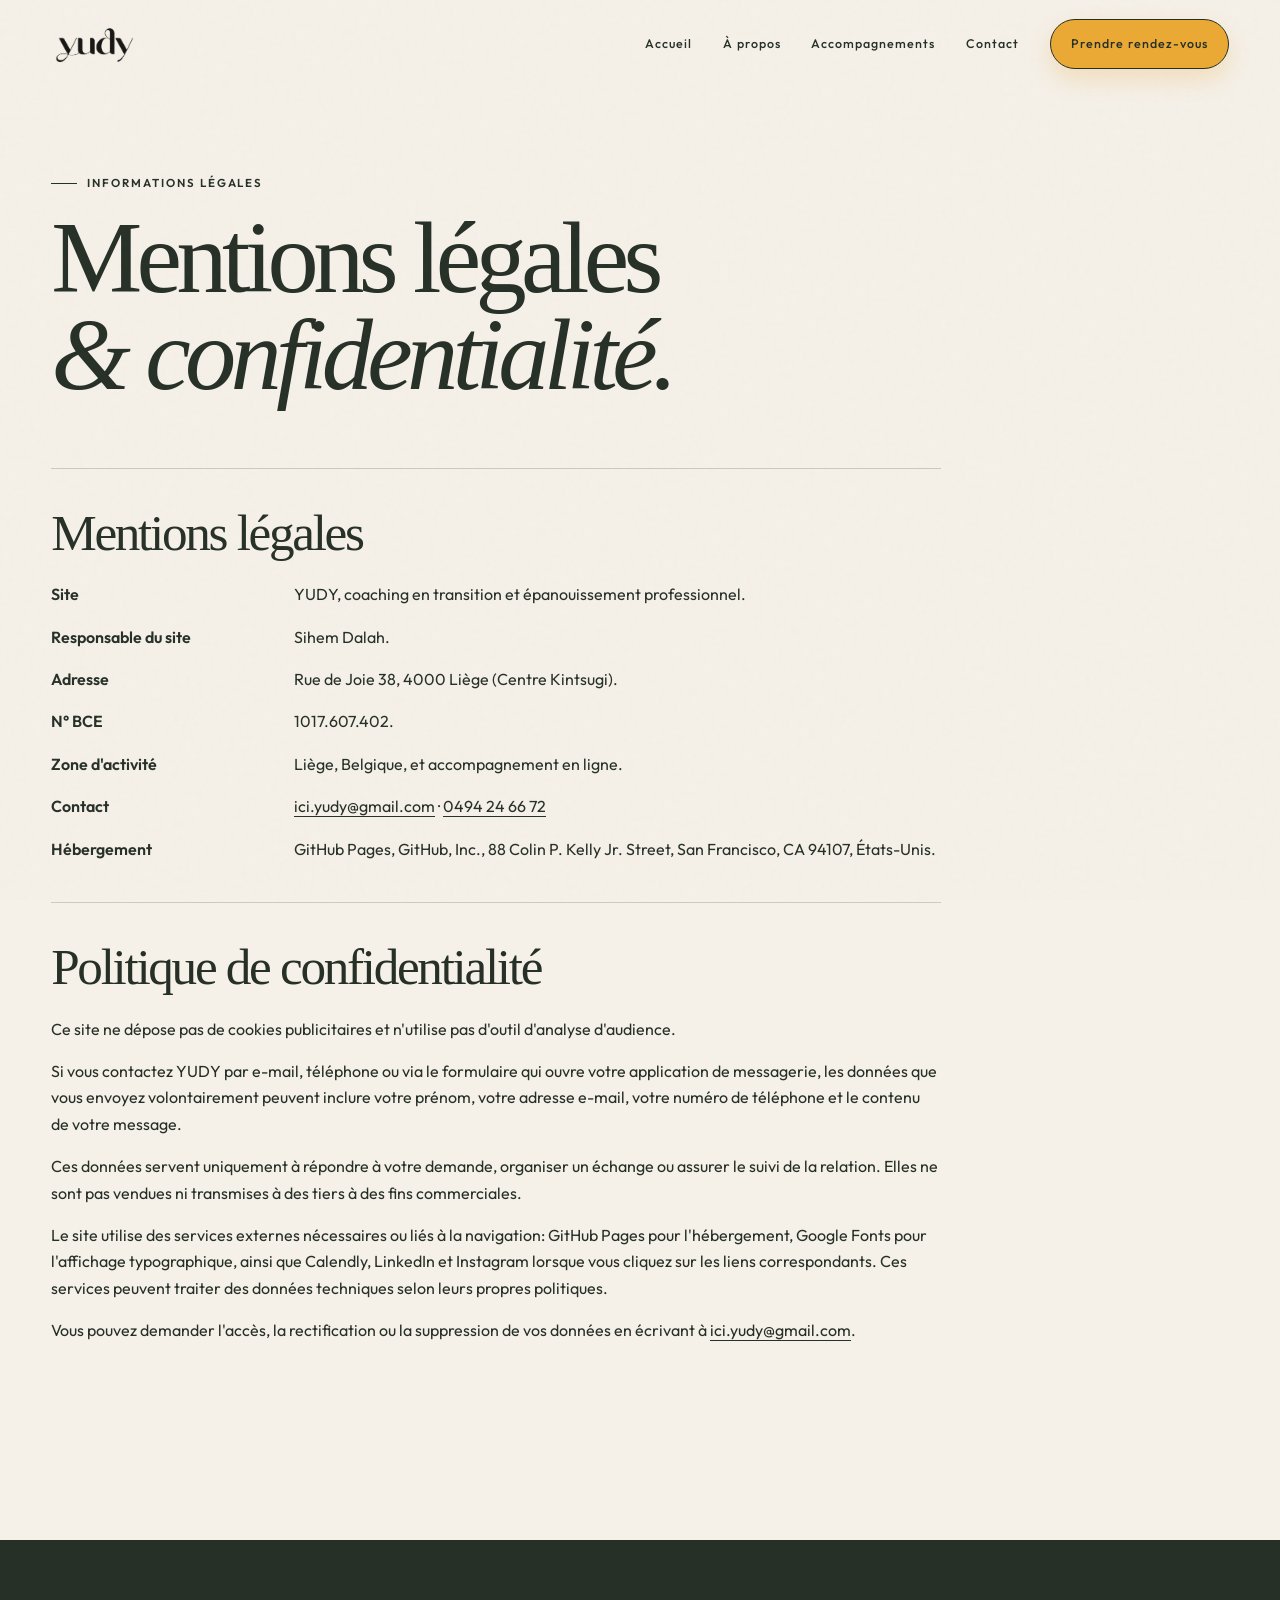
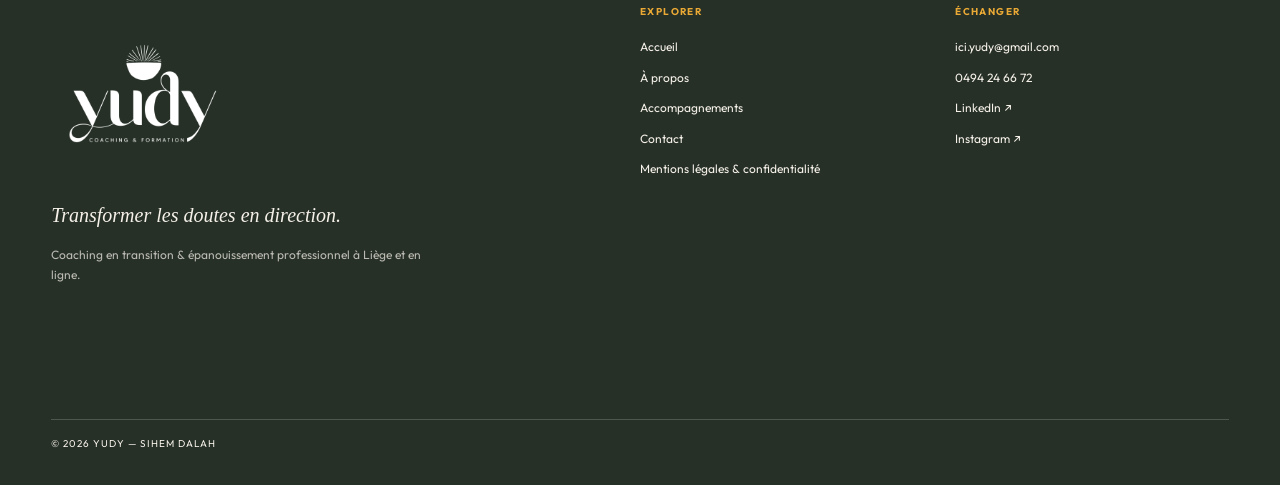
<file: legal.html>
<!doctype html>
<html lang="fr">
  <head>
    <meta charset="UTF-8">
    <meta name="viewport" content="width=device-width, initial-scale=1.0">
    <title>Mentions légales et confidentialité | YUDY</title>
    <meta name="description" content="Mentions légales et politique de confidentialité du site YUDY, coaching en transition professionnelle à Liège et en ligne.">
    <meta name="theme-color" content="#f5f0e8">
    <link rel="canonical" href="https://rchretien.github.io/yudy/legal.html">
    <meta property="og:title" content="Mentions légales et confidentialité | YUDY">
    <meta property="og:description" content="Informations légales, données personnelles et contacts pour le site YUDY.">
    <meta property="og:type" content="website">
    <meta property="og:url" content="https://rchretien.github.io/yudy/legal.html">
    <meta property="og:locale" content="fr_BE">
    <link rel="icon" href="assets/yudy-logo-OKsoleilnoir.png" type="image/png">
    <link rel="preconnect" href="https://fonts.googleapis.com">
    <link rel="preconnect" href="https://fonts.gstatic.com" crossorigin>
    <link href="https://fonts.googleapis.com/css2?family=Outfit:wght@300;400;500;600&amp;display=swap" rel="stylesheet">
    <link rel="stylesheet" href="styles.css">
    <script>document.documentElement.classList.add("js");</script>
  </head>
  <body>
    <a class="skip-link" href="#contenu">Aller au contenu</a>

    <header class="site-header" data-header>
      <a class="brand" href="index.html" aria-label="YUDY, accueil">
        <img src="assets/yudu_no_logo.png" alt="" width="1792" height="1024">
      </a>
      <button class="menu-toggle" type="button" aria-expanded="false" aria-controls="navigation">
        <span>Menu</span>
        <span class="menu-icon" aria-hidden="true"></span>
      </button>
      <nav id="navigation" class="main-nav" aria-label="Navigation principale">
        <a href="index.html">Accueil</a>
        <a href="a-propos.html">À propos</a>
        <a href="accompagnements.html">Accompagnements</a>
        <a href="index.html#contact">Contact</a>
        <a class="nav-cta" href="https://calendly.com/ici-yudy/coaching-individuel-formule-brillance" target="_blank" rel="noreferrer">Prendre rendez-vous</a>
      </nav>
    </header>

    <main id="contenu" class="legal-page section-pad">
      <p class="eyebrow">Informations légales</p>
      <h1>Mentions légales<br><em>&amp; confidentialité.</em></h1>

      <section class="legal-section" aria-labelledby="legal-title">
        <h2 id="legal-title">Mentions légales</h2>
        <dl>
          <div><dt>Site</dt><dd>YUDY, coaching en transition et épanouissement professionnel.</dd></div>
          <div><dt>Responsable du site</dt><dd>Sihem Dalah.</dd></div>
          <div><dt>Adresse</dt><dd>Rue de Joie 38, 4000 Liège (Centre Kintsugi).</dd></div>
          <div><dt>N° BCE</dt><dd>1017.607.402.</dd></div>
          <div><dt>Zone d'activité</dt><dd>Liège, Belgique, et accompagnement en ligne.</dd></div>
          <div><dt>Contact</dt><dd><a href="mailto:ici.yudy@gmail.com">ici.yudy@gmail.com</a> · <a href="tel:+32494246672">0494 24 66 72</a></dd></div>
          <div><dt>Hébergement</dt><dd>GitHub Pages, GitHub, Inc., 88 Colin P. Kelly Jr. Street, San Francisco, CA 94107, États-Unis.</dd></div>
        </dl>
      </section>

      <section class="legal-section" aria-labelledby="privacy-title">
        <h2 id="privacy-title">Politique de confidentialité</h2>
        <p>Ce site ne dépose pas de cookies publicitaires et n'utilise pas d'outil d'analyse d'audience.</p>
        <p>Si vous contactez YUDY par e-mail, téléphone ou via le formulaire qui ouvre votre application de messagerie, les données que vous envoyez volontairement peuvent inclure votre prénom, votre adresse e-mail, votre numéro de téléphone et le contenu de votre message.</p>
        <p>Ces données servent uniquement à répondre à votre demande, organiser un échange ou assurer le suivi de la relation. Elles ne sont pas vendues ni transmises à des tiers à des fins commerciales.</p>
        <p>Le site utilise des services externes nécessaires ou liés à la navigation: GitHub Pages pour l'hébergement, Google Fonts pour l'affichage typographique, ainsi que Calendly, LinkedIn et Instagram lorsque vous cliquez sur les liens correspondants. Ces services peuvent traiter des données techniques selon leurs propres politiques.</p>
        <p>Vous pouvez demander l'accès, la rectification ou la suppression de vos données en écrivant à <a href="mailto:ici.yudy@gmail.com">ici.yudy@gmail.com</a>.</p>
      </section>
    </main>

    <footer class="site-footer">
      <div class="footer-brand">
        <img src="assets/yudy-logo-OKblanc.png" alt="YUDY, coaching et formation" width="4000" height="4000" loading="lazy" decoding="async">
        <p>Transformer les doutes en direction.</p>
        <span>Coaching en transition &amp; épanouissement professionnel à Liège et en ligne.</span>
      </div>
      <nav class="footer-links" aria-label="Navigation du pied de page">
        <strong>Explorer</strong>
        <a href="index.html">Accueil</a>
        <a href="a-propos.html">À propos</a>
        <a href="accompagnements.html">Accompagnements</a>
        <a href="index.html#contact">Contact</a>
        <a href="legal.html">Mentions légales &amp; confidentialité</a>
      </nav>
      <div class="footer-contact">
        <strong>Échanger</strong>
        <a href="mailto:ici.yudy@gmail.com">ici.yudy@gmail.com</a>
        <a href="tel:+32494246672">0494 24 66 72</a>
        <a href="https://www.linkedin.com/in/sihem-dalah-%F0%9F%A7%AD-66666b48/" target="_blank" rel="noreferrer">LinkedIn ↗</a>
        <a href="https://www.instagram.com/ici.yudy/" target="_blank" rel="noreferrer">Instagram ↗</a>
      </div>
      <p class="copyright">© <span data-year></span> YUDY — Sihem Dalah</p>
    </footer>

    <script src="script.js" defer></script>
  </body>
</html>
</file>
<file: styles.css>
:root {
  --ink: #263027;
  --paper: #f5f0e8;
  --paper-deep: #ebe2d7;
  --white: #fffdf9;
  --lilac: #bb9db5;
  --yellow: #eaa935;
  --green: #637b54;
  --green-dark: #536b46;
  --blue: #a5b6bf;
  --line: rgba(38, 48, 39, 0.2);
  --brand: "Monea Alegante", "Cormorant Garamond", Georgia, serif;
  --serif: "Cormorant Garamond", Georgia, serif;
  --sans: "MADE Tommy", "Outfit", sans-serif;
  --pad: clamp(1.25rem, 4vw, 4.5rem);
  --section: clamp(5.5rem, 11vw, 10rem);
}

*,
*::before,
*::after {
  box-sizing: border-box;
}

html {
  scroll-behavior: smooth;
  scroll-padding-top: 6rem;
  scrollbar-color: var(--green) var(--paper);
}

section[id] {
  scroll-margin-top: 6rem;
}

body {
  margin: 0;
  overflow-x: hidden;
  color: var(--ink);
  background: var(--paper);
  font-family: var(--sans);
  font-weight: 400;
  line-height: 1.65;
}

body::before {
  position: fixed;
  inset: 0;
  z-index: 10;
  opacity: 0.035;
  pointer-events: none;
  content: "";
  background-image: url("data:image/svg+xml,%3Csvg viewBox='0 0 160 160' xmlns='http://www.w3.org/2000/svg'%3E%3Cfilter id='n'%3E%3CfeTurbulence type='fractalNoise' baseFrequency='.9' numOctaves='4' stitchTiles='stitch'/%3E%3C/filter%3E%3Crect width='100%25' height='100%25' filter='url(%23n)' opacity='.7'/%3E%3C/svg%3E");
}

a {
  color: inherit;
  text-decoration: none;
}

button,
input,
textarea {
  font: inherit;
}

button,
a {
  -webkit-tap-highlight-color: transparent;
}

:focus-visible {
  outline: 2px solid var(--yellow);
  outline-offset: 5px;
}

::selection {
  color: var(--ink);
  background: var(--lilac);
}

.skip-link {
  position: fixed;
  top: 1rem;
  left: 1rem;
  z-index: 100;
  padding: 0.7rem 1rem;
  color: var(--white);
  background: var(--ink);
  transform: translateY(-200%);
}

.skip-link:focus {
  transform: translateY(0);
}

.icon-sprite {
  position: absolute;
  width: 0;
  height: 0;
  overflow: hidden;
}

.site-header {
  position: fixed;
  top: 0;
  right: 0;
  left: 0;
  z-index: 20;
  display: flex;
  align-items: center;
  justify-content: space-between;
  padding: 1.2rem var(--pad);
  border-bottom: 1px solid transparent;
  transition: padding 300ms ease, background 300ms ease, border-color 300ms ease;
}

.site-header.is-scrolled {
  padding-block: 0.75rem;
  border-color: var(--line);
  background: rgba(245, 240, 232, 0.9);
  backdrop-filter: blur(16px);
}

.brand {
  display: block;
  width: 8.4rem;
  height: 2.7rem;
  overflow: hidden;
}

.brand img {
  display: block;
  width: 100%;
  height: 100%;
  object-fit: contain;
  object-position: left center;
}

.main-nav {
  display: flex;
  align-items: center;
  gap: clamp(1.1rem, 2.4vw, 2.7rem);
  font-size: 0.78rem;
  font-weight: 500;
  letter-spacing: 0.08em;
}

.main-nav a:not(.nav-cta) {
  position: relative;
}

.main-nav a:not(.nav-cta)::after {
  position: absolute;
  right: 0;
  bottom: -0.35rem;
  left: 0;
  height: 1px;
  content: "";
  background: var(--ink);
  transform: scaleX(0);
  transform-origin: right;
  transition: transform 250ms ease;
}

.main-nav a:hover::after,
.main-nav a.is-active::after {
  transform: scaleX(1);
  transform-origin: left;
}

.nav-cta {
  padding: 0.85rem 1.25rem;
  border: 1px solid var(--ink);
  border-radius: 100vw;
  background: var(--yellow);
  box-shadow: 0 0.65rem 1.4rem rgba(234, 169, 53, 0.24);
  transition: color 250ms ease, background 250ms ease;
}

.nav-cta:hover {
  color: var(--paper);
  background: var(--green);
}

.nav-social {
  display: none;
}

.mobile-booking-cta.button {
  display: none;
}

.menu-toggle {
  display: none;
  border: 0;
  color: var(--ink);
  background: transparent;
}

.section-pad {
  padding: var(--section) var(--pad);
}

.eyebrow {
  margin: 0 0 1.2rem;
  font-size: 0.72rem;
  font-weight: 600;
  line-height: 1.2;
  letter-spacing: 0.17em;
  text-transform: uppercase;
}

.eyebrow::before {
  display: inline-block;
  width: 1.6rem;
  height: 1px;
  margin: 0 0.65rem 0.2rem 0;
  content: "";
  background: currentcolor;
}

h1,
h2,
h3,
p {
  margin-top: 0;
}

h1,
h2,
h3 {
  font-family: var(--serif);
  font-weight: 500;
  line-height: 0.95;
}

.legal-page {
  max-width: 62rem;
  padding-top: 11rem;
}

.legal-page h1 {
  margin-bottom: 4rem;
  font-size: clamp(3.4rem, 8vw, 7rem);
  letter-spacing: -0.055em;
}

.legal-section {
  padding: 2.5rem 0;
  border-top: 1px solid var(--line);
}

.legal-section h2 {
  margin-bottom: 1.5rem;
  font-size: clamp(2.2rem, 4vw, 3.8rem);
}

.legal-section dl {
  display: grid;
  gap: 1rem;
  margin: 0;
}

.legal-section dl div {
  display: grid;
  grid-template-columns: minmax(8rem, 0.35fr) 1fr;
  gap: 1rem;
}

.legal-section dt {
  font-weight: 600;
}

.legal-section dd {
  margin: 0;
}

.legal-section a {
  border-bottom: 1px solid currentcolor;
}

.legal-note {
  margin-top: 1.5rem;
  color: rgba(38, 48, 39, 0.75);
}

.page-intro {
  padding-top: 11rem;
  background: var(--paper);
}

.page-intro h1 {
  max-width: 72rem;
  margin-bottom: 2rem;
  font-size: clamp(3rem, 6vw, 6.1rem);
  letter-spacing: -0.06em;
}

.page-intro .lead-copy {
  max-width: 48rem;
}

.testimonials {
  overflow: hidden;
  padding-top: clamp(3rem, 6vw, 5rem);
  padding-bottom: clamp(2rem, 4vw, 3rem);
  background: var(--white);
}

.testimonials .section-heading {
  margin-bottom: clamp(1.8rem, 4vw, 3rem);
}

.testimonial-carousel {
  margin-inline: calc(var(--pad) * -1);
  overflow: hidden;
  mask-image: linear-gradient(90deg, transparent, #000 8%, #000 92%, transparent);
}

.testimonial-track {
  display: flex;
  width: max-content;
  gap: 0.85rem;
  animation: testimonial-marquee 38s linear infinite;
}

.testimonial-carousel:hover .testimonial-track,
.testimonial-carousel:focus-within .testimonial-track {
  animation-play-state: paused;
}

.testimonial-card {
  display: flex;
  flex-direction: column;
  flex: 0 0 clamp(17rem, 28vw, 24rem);
  margin: 0;
  padding: 1rem;
  border: 1px solid var(--line);
  background: var(--paper);
  transition: background 250ms ease, transform 250ms ease;
}

.testimonial-workshop {
  background: var(--paper-deep);
}

.testimonial-card:hover {
  background: var(--paper-deep);
  transform: translateY(-0.18rem);
}

.testimonial-card blockquote {
  margin: 0;
  font-family: var(--serif);
  font-size: clamp(0.9rem, 1vw, 1rem);
  line-height: 1.28;
}

.testimonial-card figcaption {
  margin-top: auto;
  padding-top: 1rem;
  font-size: 0.62rem;
  font-weight: 600;
  letter-spacing: 0.12em;
  text-transform: uppercase;
}

.service-proof {
  position: relative;
  isolation: isolate;
  overflow: hidden;
  padding-bottom: clamp(1rem, 2vw, 1.5rem);
  background: var(--white);
}

.service-proof::before,
.service-proof::after {
  position: absolute;
  z-index: -1;
  border-radius: 50%;
  content: "";
  pointer-events: none;
}

.service-proof::before {
  top: 16%;
  right: -9rem;
  width: min(34vw, 24rem);
  aspect-ratio: 1;
  background: radial-gradient(circle, rgba(234, 169, 53, 0.26) 0 10%, rgba(187, 157, 181, 0.16) 34%, transparent 68%);
  filter: blur(2px);
  animation: contact-lueur 10s ease-in-out infinite;
}

.service-proof::after {
  bottom: 4%;
  left: -8rem;
  width: min(28vw, 19rem);
  aspect-ratio: 1;
  border: 1px solid rgba(38, 48, 39, 0.08);
  box-shadow: 0 0 0 3rem rgba(99, 123, 84, 0.025), 0 0 0 6rem rgba(234, 169, 53, 0.018);
}

.service-proof .section-heading,
.service-proof-group {
  position: relative;
  z-index: 1;
}

.service-proof + .expertise {
  padding-top: clamp(1rem, 2vw, 1.5rem);
}

.service-proof-grid {
  display: grid;
  grid-template-columns: repeat(2, minmax(0, 1fr));
  gap: 1rem;
}

.service-proof-card {
  display: flex;
  flex-direction: column;
  margin: 0;
  padding: 1.2rem;
  border: 1px solid var(--line);
  background: var(--paper);
  transition: background 250ms ease, transform 250ms ease;
}

.service-proof-card:hover {
  background: var(--paper-deep);
  transform: translateY(-0.18rem);
}

.service-proof-card blockquote {
  margin: 0;
  font-family: var(--serif);
  font-size: 1.05rem;
  line-height: 1.3;
}

.service-proof-card blockquote p {
  margin: 0 0 0.8rem;
}

.service-proof-card blockquote p:last-child {
  margin-bottom: 0;
}

.service-proof-card figcaption {
  margin-top: auto;
  padding-top: 1rem;
  font-size: 0.62rem;
  font-weight: 600;
  letter-spacing: 0.12em;
  text-transform: uppercase;
}

.closing-cta {
  background: var(--paper);
}

.closing-cta h2 {
  max-width: 68rem;
}

h2 {
  margin-bottom: 2rem;
  font-size: clamp(2.25rem, 4vw, 4rem);
  letter-spacing: -0.045em;
}

h2 em,
h1 em {
  font-weight: 500;
}

.hero {
  position: relative;
  display: grid;
  min-height: 100svh;
  grid-template-columns: minmax(0, 1.15fr) minmax(22rem, 0.85fr);
  align-items: center;
  padding: 8.5rem var(--pad) 6rem;
  isolation: isolate;
}

.hero::before {
  position: absolute;
  top: 0;
  right: 0;
  left: max(40%, calc(100% - var(--pad) - 40rem));
  z-index: -2;
  width: auto;
  height: 100%;
  content: "";
  background: var(--blue);
  opacity: 0.35;
}

.hero-copy {
  position: relative;
  z-index: 2;
  max-width: 58rem;
}

.hero h1 {
  margin: 0 0 2rem;
  font-size: clamp(3.7rem, 7.8vw, 8.2rem);
  letter-spacing: -0.065em;
}

.hero h1 em {
  color: var(--green-dark);
}

.hero h1 span {
  position: relative;
  display: inline-block;
  z-index: 0;
}

.hero h1 span::after {
  position: absolute;
  right: -0.08em;
  bottom: 0.02em;
  left: -0.04em;
  z-index: -1;
  height: 0.2em;
  border-radius: 50%;
  content: "";
  background: var(--yellow);
  opacity: 0.7;
  transform: rotate(-1.5deg);
}

.hero-intro {
  max-width: 34rem;
  margin-bottom: 2.2rem;
  font-size: clamp(1rem, 1.15vw, 1.16rem);
}

.hero-baseline {
  margin-bottom: 1rem;
  font-size: 0.75rem;
  font-weight: 600;
  letter-spacing: 0.12em;
  text-transform: uppercase;
}

.hero-intro strong {
  display: block;
  margin-top: 0.8rem;
  font-family: var(--serif);
  font-size: 1.2em;
  font-weight: 500;
}

.hero-actions {
  display: flex;
  align-items: center;
  gap: 1.6rem;
}

.nav-social a {
  display: inline-flex;
  align-items: center;
  gap: 0.4rem;
  width: fit-content;
  border-bottom: 1px solid transparent;
}

.nav-social a:hover {
  border-color: currentcolor;
}

.nav-social svg {
  width: 0.95rem;
  height: 0.95rem;
}

.button {
  display: inline-flex;
  min-height: 4rem;
  align-items: center;
  justify-content: center;
  gap: 1.6rem;
  padding: 1rem 1.8rem;
  border: 1px solid var(--ink);
  border-radius: 100vw;
  cursor: pointer;
  font-size: 0.85rem;
  font-weight: 600;
  letter-spacing: 0.06em;
  transition: gap 250ms ease, color 250ms ease, background 250ms ease;
}

.button-primary {
  color: var(--ink);
  background: var(--yellow);
  box-shadow: 0 0.8rem 2rem rgba(234, 169, 53, 0.28);
}

.button:hover {
  gap: 2.2rem;
  color: var(--paper);
  background: var(--green);
}

.text-link {
  border-bottom: 1px solid var(--ink);
  font-size: 0.83rem;
  font-weight: 500;
}

.hero-visual {
  position: relative;
  justify-self: end;
  width: min(37vw, 35rem);
  aspect-ratio: 0.84;
  will-change: transform;
}

.glow-core {
  position: absolute;
  top: 50%;
  left: 50%;
  display: grid;
  width: 47%;
  aspect-ratio: 1;
  place-items: center;
  border-radius: 50%;
  background: radial-gradient(circle at 46% 42%, var(--yellow) 0 8%, var(--green) 31% 100%);
  box-shadow: 0 0 0 1.5rem rgba(99, 123, 84, 0.09), 0 0 5rem rgba(234, 169, 53, 0.3);
  transform: translate(-50%, -50%);
  animation: glow-breathe 5s ease-in-out infinite;
}

.glow-core::before {
  position: absolute;
  inset: 12%;
  border: 1px solid rgba(255, 255, 255, 0.4);
  border-radius: inherit;
  content: "";
}

.glow-core::after {
  position: absolute;
  width: 18%;
  aspect-ratio: 1;
  border-radius: 50%;
  content: "";
  background: rgba(245, 240, 232, 0.72);
  box-shadow: 0 0 2rem var(--yellow);
}

.orbit {
  position: absolute;
  top: 50%;
  left: 50%;
  border: 1px solid rgba(38, 48, 39, 0.28);
  border-radius: 50%;
  transform: translate(-50%, -50%) rotate(-24deg);
}

.orbit-one {
  width: 75%;
  height: 92%;
  animation: orbit-drift 12s ease-in-out infinite alternate;
}

.orbit-two {
  width: 100%;
  height: 62%;
  transform: translate(-50%, -50%) rotate(38deg);
  animation: orbit-drift-two 14s ease-in-out infinite alternate;
}

.orbit-word {
  position: absolute;
  z-index: 2;
  padding: 0.4rem 0.8rem;
  border: 1px solid var(--ink);
  border-radius: 100vw;
  background: var(--paper);
  font-family: var(--serif);
  font-size: 1rem;
  font-style: italic;
}

.word-one { top: 9%; left: 6%; }
.word-two { top: 48%; right: -3%; }
.word-three { bottom: 8%; left: 15%; }

.hero-line {
  position: absolute;
  inset: 0;
  width: 100%;
  height: 100%;
}

.hero-line path {
  stroke: var(--yellow);
  stroke-width: 2;
  stroke-linecap: round;
  stroke-dasharray: 1;
  stroke-dashoffset: 1;
  animation: line-draw 1.8s 0.7s cubic-bezier(0.65, 0, 0.35, 1) forwards;
}

.hero-note {
  position: absolute;
  right: var(--pad);
  bottom: 2rem;
  margin: 0;
  font-family: var(--serif);
  font-size: 1.2rem;
  line-height: 1.2;
  text-align: right;
}

.hero-note span {
  font-family: var(--sans);
  font-size: 0.67rem;
  font-weight: 400;
  letter-spacing: 0.06em;
}

.scroll-cue {
  position: absolute;
  bottom: 1.5rem;
  left: var(--pad);
  display: flex;
  align-items: center;
  gap: 0.7rem;
  font-size: 0.65rem;
  font-weight: 500;
  letter-spacing: 0.12em;
  text-transform: uppercase;
}

.scroll-cue i {
  position: relative;
  display: block;
  width: 2.8rem;
  height: 1px;
  overflow: hidden;
  background: var(--line);
}

.scroll-cue i::after {
  position: absolute;
  inset: 0;
  content: "";
  background: var(--ink);
  animation: scroll-cue 2s ease-in-out infinite;
}

.hero-sequence {
  opacity: 0;
  animation: hero-in 900ms cubic-bezier(0.22, 1, 0.36, 1) forwards;
}

.hero-copy .hero-sequence:nth-child(1) { animation-delay: 100ms; }
.hero-copy .hero-sequence:nth-child(2) { animation-delay: 220ms; }
.hero-copy .hero-sequence:nth-child(3) { animation-delay: 360ms; }
.hero-copy .hero-sequence:nth-child(4) { animation-delay: 430ms; }
.hero-copy .hero-sequence:nth-child(5) { animation-delay: 540ms; }
.hero-copy .hero-sequence:nth-child(6) { animation-delay: 620ms; }
.hero-visual.hero-sequence { animation-delay: 380ms; }

.statement-band {
  overflow: hidden;
  padding: 0.8rem 0;
  color: var(--paper);
  background: var(--ink);
}

.statement-track {
  display: flex;
  width: max-content;
  align-items: center;
  font-family: var(--serif);
  font-size: clamp(1.1rem, 2.1vw, 2.2rem);
  font-style: italic;
  white-space: nowrap;
  animation: marquee 28s linear infinite;
}

.statement-group {
  display: flex;
  flex-shrink: 0;
  align-items: center;
  gap: 1.6rem;
  padding-right: 1.6rem;
}

.statement-group i {
  color: var(--yellow);
  font-family: var(--sans);
  font-size: 1rem;
  font-style: normal;
}

.brand-story {
  display: grid;
  grid-template-columns: 0.7fr 1.3fr;
  gap: clamp(4rem, 11vw, 12rem);
  align-items: center;
  background: var(--paper-deep);
}

.brand-story-mark {
  position: relative;
  display: grid;
  width: min(100%, 19rem);
  aspect-ratio: 1;
  place-items: center;
  border: 1px solid var(--line);
  border-radius: 48% 48% 2.5rem 2.5rem;
  overflow: hidden;
  box-shadow: 1rem 1rem 0 rgba(38, 48, 39, 0.08);
}

.brand-story-mark img {
  display: block;
  width: 100%;
  height: 100%;
  object-fit: cover;
}

.brand-story-copy {
  max-width: 52rem;
}

.brand-story-copy h2 {
  font-size: clamp(2.5rem, 4.7vw, 4.8rem);
}

.brand-story-copy > p:last-child {
  max-width: 39rem;
}

.section-heading {
  max-width: 72rem;
  margin-bottom: clamp(3rem, 7vw, 6rem);
}

.recognition {
  background: var(--white);
}

.recognition-grid {
  display: grid;
  grid-template-columns: 0.8fr 1.2fr;
  gap: clamp(3rem, 9vw, 10rem);
}

.recognition-lead {
  font-family: var(--serif);
  font-size: clamp(1.6rem, 2.9vw, 2.9rem);
  line-height: 1.08;
}

.recognition-lead strong {
  color: var(--green-dark);
  font-weight: 500;
}

.situation-list,
.role-list,
.service-card ul,
.outcome-list {
  margin: 0;
  padding: 0;
  list-style: none;
}

.situation-list li {
  display: grid;
  grid-template-columns: 2.7rem 1fr;
  padding: 1.1rem 0;
  border-bottom: 1px solid var(--line);
  font-size: clamp(1rem, 1.4vw, 1.2rem);
}

.situation-list span,
.outcome-list span,
.expertise-grid article > span {
  color: var(--green-dark);
  font-size: 0.8rem;
  font-weight: 600;
  letter-spacing: 0.12em;
}

.turning-point {
  position: relative;
  max-width: 64rem;
  margin: clamp(5rem, 10vw, 10rem) auto 0;
  padding: 0;
  border: 0;
  font-family: var(--serif);
  font-size: clamp(1.35rem, 2.3vw, 2.45rem);
  font-style: italic;
  line-height: 1.13;
  text-align: center;
}

.turning-point > span {
  position: absolute;
  top: -4rem;
  left: -1rem;
  color: var(--lilac);
  font-size: 10rem;
  line-height: 1;
  opacity: 0.45;
}

.about {
  display: grid;
  grid-template-columns: minmax(20rem, 0.85fr) minmax(0, 1.15fr);
  gap: clamp(4rem, 10vw, 11rem);
  align-items: center;
}

.about-portrait {
  position: relative;
  width: 100%;
  max-width: 25rem;
  justify-self: center;
}

.portrait-frame {
  position: relative;
  overflow: hidden;
  aspect-ratio: 0.9;
  border-radius: 48% 48% 2rem 2rem;
  background: var(--lilac);
}

.portrait-frame::after {
  position: absolute;
  inset: 0;
  content: "";
  background: linear-gradient(180deg, transparent 68%, rgba(38, 48, 39, 0.18));
  pointer-events: none;
}

.portrait-frame img {
  display: block;
  width: 100%;
  height: 100%;
  object-fit: cover;
  object-position: 55% center;
}

.experience-seal {
  position: absolute;
  right: -1.5rem;
  bottom: 12%;
  display: flex;
  width: 8rem;
  aspect-ratio: 1;
  align-items: center;
  justify-content: center;
  gap: 0.4rem;
  border-radius: 50%;
  color: var(--paper);
  background: var(--green-dark);
  transform: rotate(7deg);
}

.experience-seal strong {
  font-family: var(--serif);
  font-size: 2.8rem;
  font-weight: 500;
  line-height: 1;
}

.experience-seal span {
  font-size: 0.58rem;
  font-weight: 500;
  line-height: 1.3;
  letter-spacing: 0.07em;
  text-transform: uppercase;
}

.about-copy {
  max-width: 42rem;
}

.about-copy h2 {
  margin-bottom: 2.5rem;
}

.lead-copy {
  font-family: var(--serif);
  font-size: clamp(1.35rem, 2.1vw, 2rem);
  line-height: 1.25;
}

.role-list {
  margin: 2rem 0;
  border-top: 1px solid var(--line);
}

.role-list li {
  padding: 0.85rem 0;
  border-bottom: 1px solid var(--line);
  font-size: 0.9rem;
}

.role-list li::before {
  margin-right: 0.8rem;
  color: var(--yellow);
  content: "✦";
}

.about-signature {
  padding-left: 1.2rem;
  border-left: 2px solid var(--yellow);
  font-style: italic;
}

.proof-band {
  display: grid;
  grid-template-columns: repeat(4, 1fr);
  padding: 0 var(--pad);
  color: var(--paper);
  background: var(--ink);
}

.proof-band div {
  display: grid;
  min-height: 12rem;
  align-content: center;
  padding: 2rem;
  border-right: 1px solid rgba(245, 240, 232, 0.2);
}

.proof-band div:last-child {
  border-right: 0;
}

.proof-band strong {
  font-family: var(--serif);
  font-size: clamp(2.2rem, 4vw, 4rem);
  font-weight: 500;
  line-height: 1;
}

.proof-band span {
  margin-top: 0.7rem;
  font-size: 0.68rem;
  font-weight: 500;
  letter-spacing: 0.1em;
  text-transform: uppercase;
}

.proof-band .reveal:nth-child(2) { transition-delay: 100ms; }
.proof-band .reveal:nth-child(3) { transition-delay: 200ms; }
.proof-band .reveal:nth-child(4) { transition-delay: 300ms; }

.outcomes {
  background: var(--paper-deep);
}

.outcome-list {
  display: grid;
  grid-template-columns: repeat(3, 1fr);
  border-top: 1px solid var(--line);
  border-bottom: 1px solid var(--line);
}

.outcome-list li {
  min-height: 16rem;
  padding: 1.5rem;
  border-right: 1px solid var(--line);
}

.outcome-list li:last-child {
  border-right: 0;
}

.outcome-list li:nth-child(3) {
  border-right: 0;
}

.outcome-list li:nth-child(-n + 3) {
  border-bottom: 1px solid var(--line);
}

.outcome-list strong {
  display: block;
  margin-top: 4.5rem;
  font-family: var(--serif);
  font-size: clamp(1.6rem, 2.7vw, 2.8rem);
  font-weight: 500;
  line-height: 1;
}

.outcome-list p {
  font-size: 0.85rem;
}

.outcomes-note {
  max-width: 39rem;
  margin: 3rem 0 0 auto;
  font-family: var(--serif);
  font-size: 1.5rem;
  font-style: italic;
  line-height: 1.35;
}

.approach {
  position: relative;
  display: grid;
  overflow: hidden;
  grid-template-columns: 1fr 1fr;
  gap: clamp(3rem, 9vw, 10rem);
  color: var(--paper);
  background: var(--green-dark);
}

.approach-intro,
.approach-body {
  position: relative;
  z-index: 2;
}

.eyebrow-light {
  color: var(--paper);
}

.approach h2 {
  font-size: clamp(2.6rem, 5.4vw, 5.4rem);
}

.approach-body {
  align-self: end;
  padding-bottom: 1rem;
}

.approach-points {
  display: grid;
  grid-template-columns: 1fr 1fr;
  margin-top: 3rem;
  border-top: 1px solid rgba(245, 240, 232, 0.3);
}

.approach-points span {
  padding: 1rem 0;
  border-bottom: 1px solid rgba(245, 240, 232, 0.3);
  font-size: 0.85rem;
}

.approach-points span:nth-child(odd) {
  border-right: 1px solid rgba(245, 240, 232, 0.3);
}

.approach-points span:nth-child(even) {
  padding-left: 1rem;
}

.approach-sun {
  position: absolute;
  top: -10rem;
  right: -8rem;
  width: 32rem;
  aspect-ratio: 1;
  border: 1px solid rgba(245, 240, 232, 0.15);
  border-radius: 50%;
}

.approach-sun::before,
.approach-sun::after,
.approach-sun span {
  position: absolute;
  inset: 17%;
  border: inherit;
  border-radius: inherit;
  content: "";
}

.approach-sun::after { inset: 34%; }
.approach-sun span { inset: 49%; background: var(--yellow); border: 0; }

.journey {
  background: var(--white);
}

.journey-map {
  position: relative;
  display: grid;
  min-height: 31rem;
  grid-template-columns: repeat(4, 1fr);
  gap: 2.5rem;
}

.journey-line {
  position: absolute;
  top: -1rem;
  left: 0;
  width: 100%;
  height: 17rem;
  overflow: visible;
}

.journey-line-base,
.journey-line-progress {
  fill: none;
  stroke-width: 2;
}

.journey-line-base { stroke: var(--paper-deep); }
.journey-line-progress {
  stroke: var(--yellow);
  stroke-dasharray: 1;
  stroke-dashoffset: var(--journey-progress, 1);
  transition: stroke-dashoffset 100ms linear;
}

.journey-step {
  position: relative;
  z-index: 2;
  align-self: end;
  padding-top: 2rem;
  border-top: 1px solid var(--ink);
}

.journey-step:nth-of-type(even) {
  align-self: center;
}

.journey-step::before {
  position: absolute;
  top: -0.42rem;
  left: 0;
  width: 0.75rem;
  aspect-ratio: 1;
  border: 2px solid var(--white);
  border-radius: 50%;
  content: "";
  background: var(--yellow);
  box-shadow: 0 0 0 1px var(--yellow);
  transform: scale(0.65);
  transition: transform 600ms cubic-bezier(0.22, 1, 0.36, 1), box-shadow 600ms ease;
}

.journey-step::after {
  position: absolute;
  top: -1.1rem;
  left: -0.7rem;
  z-index: -1;
  width: 2.3rem;
  aspect-ratio: 1;
  border-radius: 50%;
  content: "";
  background: radial-gradient(circle, rgba(234, 169, 53, 0.55), transparent 68%);
  opacity: 0;
  transform: scale(0.55);
  transition: opacity 700ms ease, transform 700ms cubic-bezier(0.22, 1, 0.36, 1);
}

.journey-step.is-visible::before {
  box-shadow: 0 0 0 1px var(--yellow), 0 0 0 0.55rem rgba(234, 169, 53, 0.16), 0 0 1.6rem rgba(234, 169, 53, 0.55);
  transform: scale(1);
}

.journey-step.is-visible::after {
  opacity: 0.75;
  transform: scale(1);
}

.step-number {
  font-size: 0.8rem;
  font-weight: 600;
  letter-spacing: 0.12em;
}

.journey-step h3 {
  margin: 2rem 0 0.7rem;
  font-size: clamp(1.8rem, 2.7vw, 2.85rem);
}

.journey-step p {
  font-size: 0.84rem;
}

.journey-step .step-subtitle {
  min-height: 2.5rem;
  color: var(--green-dark);
  font-family: var(--serif);
  font-size: 1.15rem;
  font-style: italic;
  line-height: 1.15;
}

.services {
  display: grid;
  grid-template-columns: 0.72fr 1.28fr;
  gap: clamp(4rem, 9vw, 9rem);
  background: var(--paper-deep);
}

.services-heading {
  position: sticky;
  top: 8rem;
  height: max-content;
}

.services-heading h2 {
  font-size: clamp(2.4rem, 4.3vw, 4.4rem);
}

.services-heading > p:last-child {
  max-width: 25rem;
}

.service-list {
  display: grid;
  gap: 1rem;
}

.service-card {
  position: relative;
  overflow: hidden;
  padding: clamp(1.5rem, 4vw, 3rem);
  border: 1px solid var(--line);
  background: var(--paper);
  transition: transform 350ms cubic-bezier(0.22, 1, 0.36, 1), box-shadow 350ms ease;
}

.service-card:hover {
  z-index: 2;
  box-shadow: 0 1.5rem 4rem rgba(38, 48, 39, 0.08);
  transform: translateX(-0.6rem);
}

.service-featured {
  color: var(--paper);
  background: var(--ink);
}

.service-featured::after {
  position: absolute;
  right: -4rem;
  bottom: -7rem;
  width: 18rem;
  aspect-ratio: 1;
  border: 1px solid rgba(245, 240, 232, 0.17);
  border-radius: 50%;
  content: "";
  box-shadow: 0 0 0 2rem rgba(245, 240, 232, 0.035), 0 0 0 5rem rgba(245, 240, 232, 0.025);
}

.service-topline {
  display: flex;
  justify-content: space-between;
  font-size: 0.76rem;
  font-weight: 500;
  letter-spacing: 0.12em;
  text-transform: uppercase;
}

.service-card h3 {
  margin: 4rem 0 1.5rem;
  font-size: clamp(2rem, 3.5vw, 3.5rem);
}

.service-card p {
  max-width: 38rem;
}

.service-details {
  display: grid;
  margin: 2.5rem 0 1rem;
  border-top: 1px solid currentcolor;
}

.service-details div {
  display: grid;
  grid-template-columns: 6.5rem 1fr;
  gap: 1rem;
  padding: 0.9rem 0;
  border-bottom: 1px solid currentcolor;
}

.service-details dt {
  font-size: 0.62rem;
  font-weight: 600;
  letter-spacing: 0.1em;
  text-transform: uppercase;
}

.service-details dd {
  margin: 0;
  font-size: 0.83rem;
}

.service-card > a {
  position: relative;
  z-index: 2;
  display: inline-flex;
  gap: 1.5rem;
  margin-top: 1rem;
  padding-bottom: 0.25rem;
  border-bottom: 1px solid currentcolor;
  font-size: 0.78rem;
  font-weight: 500;
}

.expertise {
  background: var(--white);
}

.expertise-grid {
  display: grid;
  grid-template-columns: repeat(3, 1fr);
  border-top: 1px solid var(--line);
  border-left: 1px solid var(--line);
}

.expertise-grid article {
  min-height: 17rem;
  padding: 1.5rem;
  border-right: 1px solid var(--line);
  border-bottom: 1px solid var(--line);
  transition: color 300ms ease, background 300ms ease;
}

.expertise-grid article:hover {
  color: var(--paper);
  background: var(--green-dark);
}

.expertise-grid article:hover > span {
  color: var(--yellow);
}

.expertise-grid h3 {
  margin: 4rem 0 1rem;
  font-size: clamp(1.8rem, 2.7vw, 2.85rem);
}

.expertise-grid p {
  max-width: 20rem;
  font-size: 0.85rem;
}

.contact {
  position: relative;
  display: grid;
  grid-template-columns: 1fr 0.85fr;
  gap: clamp(4rem, 10vw, 11rem);
  overflow: hidden;
  color: var(--ink);
  background: var(--lilac);
}

.contact::before {
  position: absolute;
  top: -14rem;
  left: 29%;
  width: 28rem;
  aspect-ratio: 1;
  border: 1px solid rgba(38, 48, 39, 0.13);
  border-radius: 50%;
  content: "";
  box-shadow: 0 0 0 4rem rgba(38, 48, 39, 0.025), 0 0 0 8rem rgba(38, 48, 39, 0.018);
}

.contact::after {
  position: absolute;
  right: 5%;
  bottom: 10%;
  z-index: 1;
  width: min(36vw, 28rem);
  aspect-ratio: 1;
  border-radius: 50%;
  content: "";
  background: radial-gradient(circle, rgba(234, 169, 53, 0.4) 0 8%, rgba(245, 240, 232, 0.28) 24%, transparent 66%);
  filter: blur(2px);
  pointer-events: none;
  animation: contact-lueur 8s ease-in-out infinite;
}

.contact-copy,
.contact-form {
  position: relative;
  z-index: 2;
}

.contact-copy h2 {
  font-size: clamp(2.25rem, 4vw, 4rem);
}

.contact-copy > p:not(.eyebrow) {
  max-width: 36rem;
}

.contact-booking {
  margin-top: 1rem;
}

.first-call-list {
  display: grid;
  gap: 0.55rem;
  max-width: 36rem;
  margin: 1.5rem 0 0;
  padding: 0;
  list-style: none;
}

.first-call-list li::before {
  margin-right: 0.7rem;
  content: "→";
}

.contact-details {
  display: grid;
  grid-template-columns: 1fr 1fr;
  gap: 0.75rem;
  margin-top: 3rem;
}

.contact-details a,
.contact-details p {
  display: grid;
  grid-template-columns: auto 1fr;
  gap: 0.2rem 0.8rem;
  align-items: center;
  margin: 0;
  padding: 0.85rem;
  border: 1px solid rgba(38, 48, 39, 0.22);
  background: rgba(245, 240, 232, 0.22);
  font-size: 0.9rem;
  transition: background 250ms ease, border-color 250ms ease, transform 250ms ease;
}

.contact-details a:hover {
  border-color: var(--ink);
  background: rgba(245, 240, 232, 0.42);
  transform: translateY(-0.12rem);
}

.contact-icon {
  display: grid;
  width: 2.15rem;
  aspect-ratio: 1;
  grid-row: span 2;
  place-items: center;
  border-radius: 50%;
  color: var(--paper);
  background: var(--ink);
}

.contact-icon svg,
.footer-contact svg {
  width: 1rem;
  height: 1rem;
}

.contact-label {
  font-size: 0.74rem;
  font-weight: 600;
  letter-spacing: 0.12em;
  text-transform: uppercase;
}

.contact-value {
  overflow-wrap: anywhere;
}

.contact-form {
  align-self: center;
  padding: clamp(1.5rem, 4vw, 3rem);
  background: var(--paper);
  box-shadow: 1.5rem 1.5rem 0 rgba(38, 48, 39, 0.1);
}

.form-row {
  display: grid;
  grid-template-columns: 1fr 1fr;
  gap: 1rem;
}

.contact-form label {
  display: grid;
  gap: 0.55rem;
  margin-bottom: 1.4rem;
  font-size: 0.88rem;
  font-weight: 500;
}

.contact-form input,
.contact-form textarea {
  width: 100%;
  padding: 0.8rem 0;
  border: 0;
  border-bottom: 1px solid var(--ink);
  border-radius: 0;
  color: var(--ink);
  background: transparent;
  resize: vertical;
}

.contact-form input:focus-visible,
.contact-form textarea:focus-visible {
  border-bottom-color: var(--yellow);
  outline: 2px solid var(--ink);
  outline-offset: 4px;
}

.contact-form .button {
  width: 100%;
}

.form-note {
  margin: 0.7rem 0 0;
  font-size: 0.68rem;
  text-align: center;
}

.site-footer {
  display: grid;
  grid-template-columns: minmax(18rem, 1.6fr) 0.7fr 0.9fr;
  align-items: start;
  gap: clamp(3rem, 8vw, 8rem);
  padding: 4rem var(--pad) 2rem;
  color: var(--paper);
  background: var(--ink);
}

.footer-brand img {
  display: block;
  width: clamp(9rem, 14vw, 13rem);
  height: auto;
  margin-bottom: 1rem;
  border-radius: 0 0 1.5rem 1.5rem;
}

.footer-brand p {
  margin: 0;
  font-family: var(--serif);
  font-size: 1.25rem;
  font-style: italic;
}

.footer-brand > span {
  display: block;
  max-width: 25rem;
  margin-top: 0.8rem;
  font-size: 0.75rem;
  opacity: 0.72;
}

.footer-links,
.footer-contact {
  display: grid;
  align-content: start;
  gap: 0.6rem;
  font-size: 0.75rem;
}

.footer-links strong,
.footer-contact strong {
  margin-bottom: 0.45rem;
  color: var(--yellow);
  font-size: 0.62rem;
  letter-spacing: 0.14em;
  text-transform: uppercase;
}

.footer-links a,
.footer-contact a {
  width: fit-content;
  border-bottom: 1px solid transparent;
}

.footer-contact a {
  display: inline-flex;
  align-items: center;
  gap: 0.5rem;
}

.footer-links a:hover,
.footer-contact a:hover {
  border-color: currentcolor;
}

.copyright {
  grid-column: 1 / -1;
  margin: 2rem 0 0;
  padding-top: 1rem;
  border-top: 1px solid rgba(245, 240, 232, 0.2);
  font-size: 0.62rem;
  letter-spacing: 0.1em;
  text-transform: uppercase;
}

.js .reveal {
  opacity: 0;
  transform: translateY(2.5rem);
  transition: opacity 800ms ease, transform 900ms cubic-bezier(0.22, 1, 0.36, 1);
}

.js .reveal.is-visible {
  opacity: 1;
  transform: translateY(0);
}

@keyframes hero-in {
  from { opacity: 0; transform: translateY(2.5rem); }
  to { opacity: 1; transform: translateY(0); }
}

@keyframes glow-breathe {
  0%, 100% {
    box-shadow: 0 0 0 1.5rem rgba(99, 123, 84, 0.09), 0 0 4rem rgba(234, 169, 53, 0.24);
    transform: translate(-50%, -50%) scale(0.98);
  }
  50% {
    box-shadow: 0 0 0 2.1rem rgba(99, 123, 84, 0.07), 0 0 6rem rgba(234, 169, 53, 0.42);
    transform: translate(-50%, -50%) scale(1.03);
  }
}

@keyframes line-draw { to { stroke-dashoffset: 0; } }

@keyframes orbit-drift {
  to { transform: translate(-50%, -50%) rotate(-16deg); }
}

@keyframes orbit-drift-two {
  to { transform: translate(-50%, -50%) rotate(45deg); }
}

@keyframes scroll-cue {
  0% { transform: translateX(-100%); }
  50%, 100% { transform: translateX(100%); }
}

@keyframes marquee { to { transform: translateX(-50%); } }

@keyframes testimonial-marquee { to { transform: translateX(-50%); } }

@keyframes contact-lueur {
  0%, 100% { opacity: 0.45; transform: translate3d(0, 0, 0) scale(0.96); }
  50% { opacity: 0.8; transform: translate3d(-0.8rem, -0.6rem, 0) scale(1.04); }
}

@media (max-width: 900px) {
  body {
    padding-bottom: 5.5rem;
  }

  .site-header {
    padding-block: 1rem;
  }

  .mobile-booking-cta.button {
    position: fixed;
    right: 1rem;
    bottom: 1rem;
    left: 1rem;
    z-index: 19;
    min-height: 4rem;
    box-shadow: 0 0.8rem 2rem rgba(38, 48, 39, 0.18);
  }

  .site-header.is-scrolled + .mobile-booking-cta.button {
    display: inline-flex;
  }

  .site-header.is-scrolled + .mobile-booking-cta.button.is-footer-visible,
  .site-header.menu-open + .mobile-booking-cta.button {
    display: none;
  }

  .menu-toggle {
    z-index: 2;
    display: flex;
    align-items: center;
    gap: 0.7rem;
    cursor: pointer;
    font-size: 0.7rem;
    font-weight: 500;
    letter-spacing: 0.1em;
    text-transform: uppercase;
  }

  .menu-icon,
  .menu-icon::after {
    display: block;
    width: 1.5rem;
    height: 1px;
    content: "";
    background: currentcolor;
    transition: transform 250ms ease;
  }

  .menu-icon::after { transform: translateY(0.4rem); }
  .menu-toggle[aria-expanded="true"] .menu-icon { transform: rotate(45deg); }
  .menu-toggle[aria-expanded="true"] .menu-icon::after { transform: rotate(-90deg); }

  .main-nav {
    position: fixed;
    inset: 0 0 -6rem;
    z-index: 1;
    display: flex;
    min-height: calc(100dvh + 6rem);
    visibility: hidden;
    flex-direction: column;
    align-items: flex-start;
    justify-content: center;
    padding: var(--pad);
    color: var(--paper);
    background: var(--green-dark);
    opacity: 0;
    transform: translateY(-1rem);
    transition: opacity 300ms ease, transform 300ms ease, visibility 300ms;
  }

  .main-nav.is-open {
    visibility: visible;
    opacity: 1;
    transform: translateY(0);
  }

  .main-nav a {
    font-family: var(--serif);
    font-size: clamp(1.9rem, 8vw, 3.4rem);
    font-weight: 500;
    line-height: 1.1;
    letter-spacing: -0.03em;
  }

  .nav-cta {
    margin-top: 1rem;
    padding: 0;
    border: 0;
  }

  .nav-social {
    display: flex;
    flex-wrap: wrap;
    gap: 0.8rem 1.2rem;
    margin-top: 2rem;
  }

  .nav-social a {
    font-family: var(--sans);
    font-size: 0.86rem;
    line-height: 1.2;
    letter-spacing: 0.04em;
  }

  .site-header.menu-open .brand,
  .site-header.menu-open .menu-toggle {
    position: relative;
    z-index: 2;
    color: var(--paper);
  }

  .site-header.menu-open .brand img {
    filter: invert(1);
  }

  .hero {
    min-height: auto;
    grid-template-columns: 1fr;
    padding-top: 9rem;
  }

  .hero::before {
    display: none;
  }

  .hero h1 { font-size: clamp(3.4rem, 11vw, 5.8rem); }

  .hero-visual {
    overflow: hidden;
    width: 100%;
    margin: 3rem 0 2rem;
    padding: 3rem 0;
    border-top: 1px solid var(--line);
    justify-self: center;
    background: rgba(165, 182, 191, 0.35);
  }

  .hero-note {
    position: relative;
    right: auto;
    bottom: auto;
    grid-row: 3;
    margin: 0 0 2rem;
    text-align: left;
  }

  .scroll-cue { display: none; }

  .recognition-grid,
  .brand-story,
  .about,
  .approach,
  .services,
  .contact {
    grid-template-columns: 1fr;
  }

  .brand-story-mark {
    width: min(58vw, 18rem);
    margin-inline: auto;
  }

  .about-portrait {
    width: min(80vw, 32rem);
    margin-inline: auto;
  }

  .outcome-list { grid-template-columns: 1fr 1fr; }
  .outcome-list li:nth-child(odd) { border-right: 1px solid var(--line); }
  .outcome-list li:nth-child(even) { border-right: 0; }
  .outcome-list li:nth-child(-n + 4) { border-bottom: 1px solid var(--line); }

  .approach-body { max-width: 38rem; }

  .proof-band { grid-template-columns: 1fr 1fr; }
  .proof-band div:nth-child(2) { border-right: 0; }
  .proof-band div:nth-child(-n + 2) { border-bottom: 1px solid rgba(245, 240, 232, 0.2); }

  .journey-map {
    min-height: auto;
    grid-template-columns: 1fr 1fr;
  }

  .journey-line { display: none; }
  .journey-step:nth-of-type(even) { align-self: auto; }

  .services-heading {
    position: static;
  }

  .expertise-grid { grid-template-columns: 1fr 1fr; }
}

@media (max-width: 560px) {
  :root { --pad: 1.2rem; }

  .page-intro h1 {
    font-size: clamp(2.45rem, 10vw, 3.6rem);
  }

  h2 { font-size: clamp(2rem, 9.5vw, 3rem); }

  .brand-story-copy h2,
  .approach h2,
  .services-heading h2 {
    font-size: clamp(2.05rem, 9.5vw, 3.3rem);
  }

  .service-card h3 {
    font-size: clamp(1.75rem, 8.5vw, 2.8rem);
  }

  .lead-copy {
    font-size: 1.35rem;
  }

  .recognition-lead,
  .outcome-list strong {
    font-size: 1.6rem;
  }

  .journey-step h3,
  .expertise-grid h3 {
    font-size: 1.85rem;
  }

  .hero {
    padding-bottom: 3rem;
  }

  .hero h1 {
    font-size: clamp(2.85rem, 13vw, 4rem);
  }

  .hero-intro { font-size: 1rem; }

  .eyebrow,
  .hero-baseline,
  .proof-band span,
  .service-details dt,
  .contact-details span {
    font-size: 0.7rem;
  }

  .hero-actions {
    align-items: flex-start;
    flex-direction: column;
  }

  .word-one { left: 0.8rem; }
  .word-two { right: 0.8rem; }
  .word-three { left: 0.8rem; }

  .turning-point > span { left: 0; }

  .experience-seal {
    right: -0.5rem;
    width: 8rem;
  }

  .outcome-list,
  .journey-map,
  .expertise-grid,
  .service-proof-grid,
  .approach-points,
  .form-row {
    grid-template-columns: 1fr;
  }

  .outcome-list li {
    min-height: 12rem;
    border-right: 0;
    border-bottom: 1px solid var(--line);
  }

  .outcome-list li:nth-child(odd) { border-right: 0; }

  .outcome-list li:last-child { border-bottom: 0; }
  .outcome-list strong { margin-top: 2rem; }

  .approach-points span:nth-child(odd) { border-right: 0; }
  .approach-points span:nth-child(even) { padding-left: 0; }

  .journey-step { min-height: 16rem; }

  .journey-map {
    gap: 2rem;
  }

  .journey-map::before {
    position: absolute;
    top: 0.35rem;
    bottom: 0.35rem;
    left: 0.34rem;
    width: 1px;
    content: "";
    background: linear-gradient(180deg, rgba(234, 169, 53, 0.75), rgba(83, 107, 70, 0.55));
    box-shadow: 0 0 1.2rem rgba(234, 169, 53, 0.28);
  }

  .journey-step {
    min-height: auto;
    padding: 0 0 1.4rem 2.35rem;
    border-top: 0;
  }

  .journey-step::before {
    top: 0.25rem;
    left: 0;
  }

  .journey-step::after {
    top: -0.45rem;
    left: -0.85rem;
    width: 3rem;
    background: radial-gradient(circle, rgba(234, 169, 53, 0.72), transparent 70%);
  }

  .journey-step.is-visible::after {
    opacity: 0.95;
  }

  .journey-step h3 {
    margin-top: 0.35rem;
  }

  .journey-step .step-subtitle {
    min-height: auto;
  }

  .expertise-grid article { min-height: 14rem; }
  .expertise-grid h3 { margin-top: 2.5rem; }

  .contact::after {
    right: -12%;
    bottom: 22%;
    width: 18rem;
    background: radial-gradient(circle, rgba(234, 169, 53, 0.5) 0 10%, rgba(245, 240, 232, 0.36) 28%, transparent 68%);
  }

  .contact-form { box-shadow: 0.7rem 0.7rem 0 rgba(38, 48, 39, 0.1); }

  .contact-details a,
  .contact-details p { grid-template-columns: auto 1fr; }

  .contact-details { grid-template-columns: 1fr; }

  .site-footer {
    grid-template-columns: 1fr;
    overflow-wrap: anywhere;
  }

  .footer-links a,
  .footer-contact a {
    max-width: 100%;
  }

  .proof-band { grid-template-columns: 1fr; }
  .proof-band div {
    min-height: 9rem;
    border-right: 0;
    border-bottom: 1px solid rgba(245, 240, 232, 0.2);
  }
  .proof-band div:last-child { border-bottom: 0; }

  .service-details div { grid-template-columns: 1fr; gap: 0.3rem; }

  .testimonial-carousel {
    margin-inline: -1.2rem;
  }

  .testimonial-card {
    flex-basis: 17rem;
  }
}

@media (prefers-reduced-motion: reduce) {
  html { scroll-behavior: auto; }

  *,
  *::before,
  *::after {
    scroll-behavior: auto !important;
    animation-duration: 0.01ms !important;
    animation-iteration-count: 1 !important;
    transition-duration: 0.01ms !important;
  }

  .hero-sequence,
  .reveal {
    opacity: 1;
    transform: none;
  }

  .testimonial-track {
    width: auto;
    flex-wrap: wrap;
    transform: none;
  }

  .testimonial-card[aria-hidden="true"] {
    display: none;
  }
}
</file>
